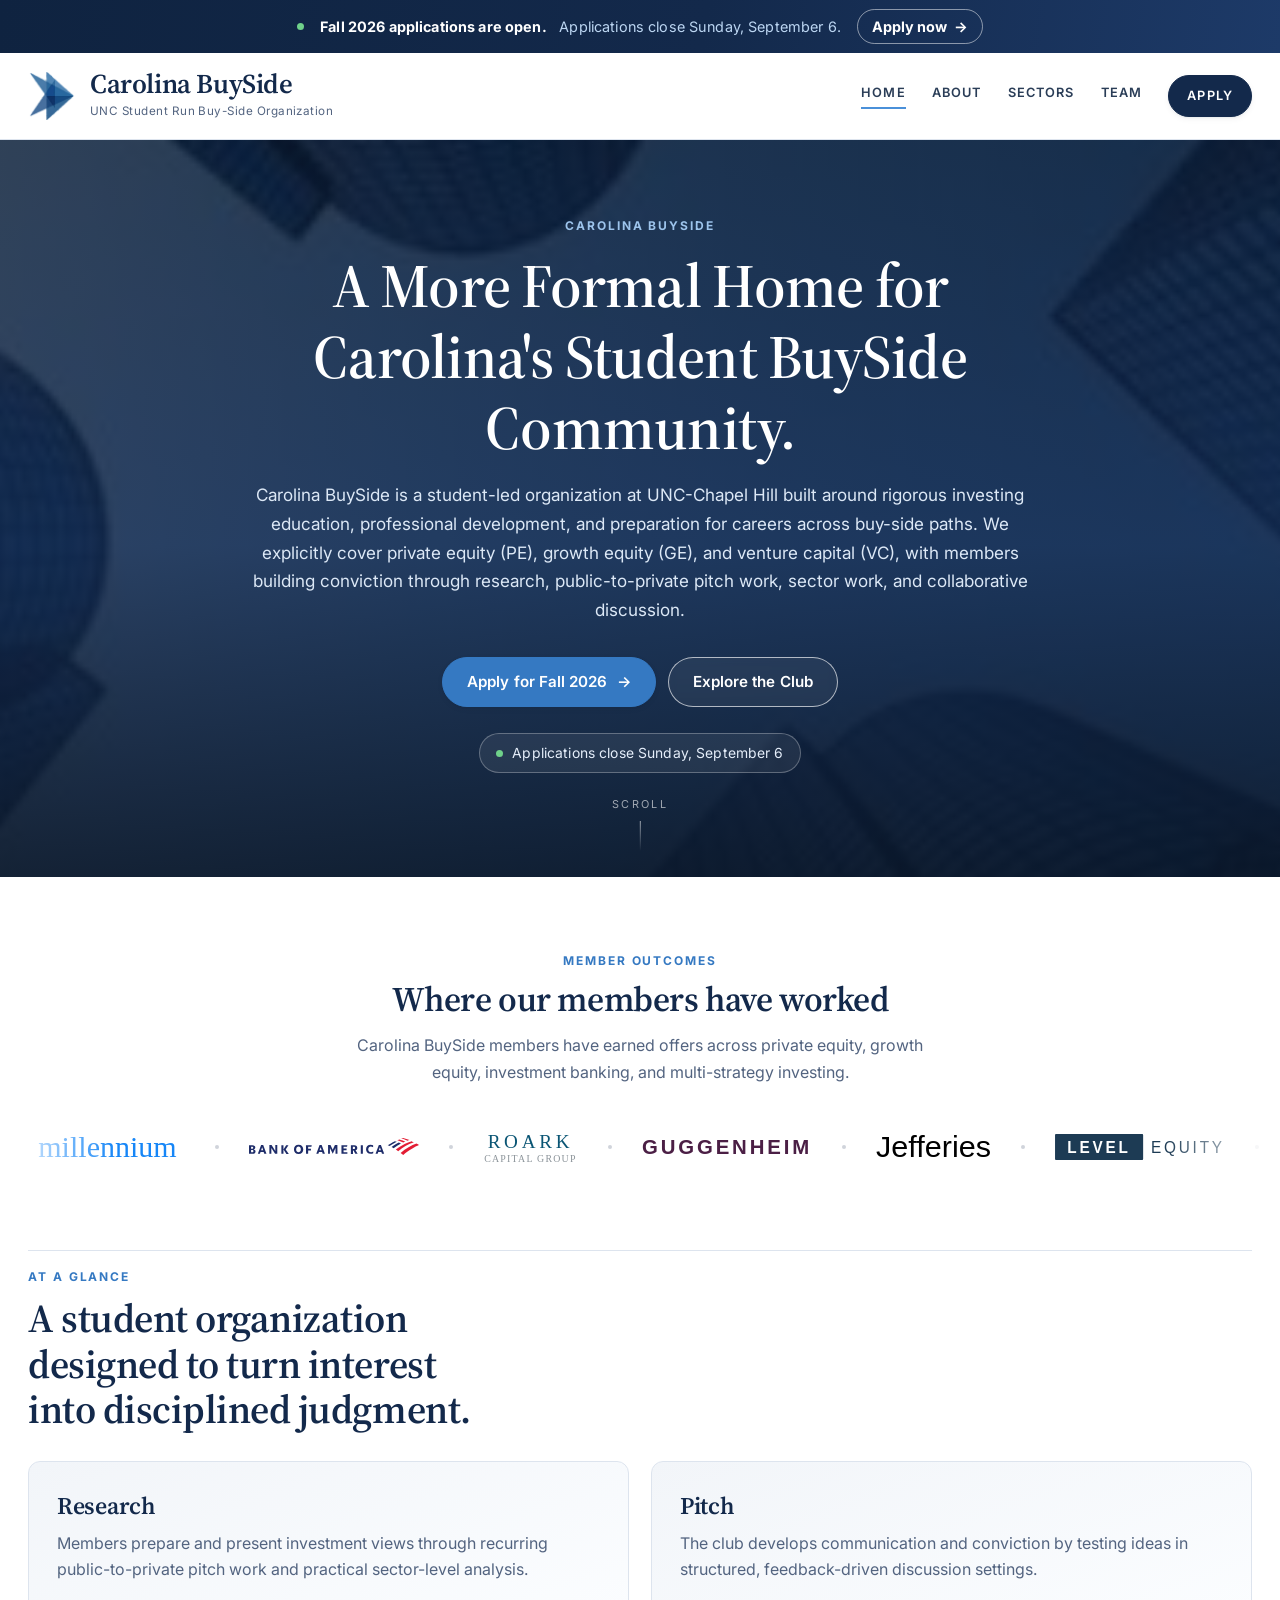
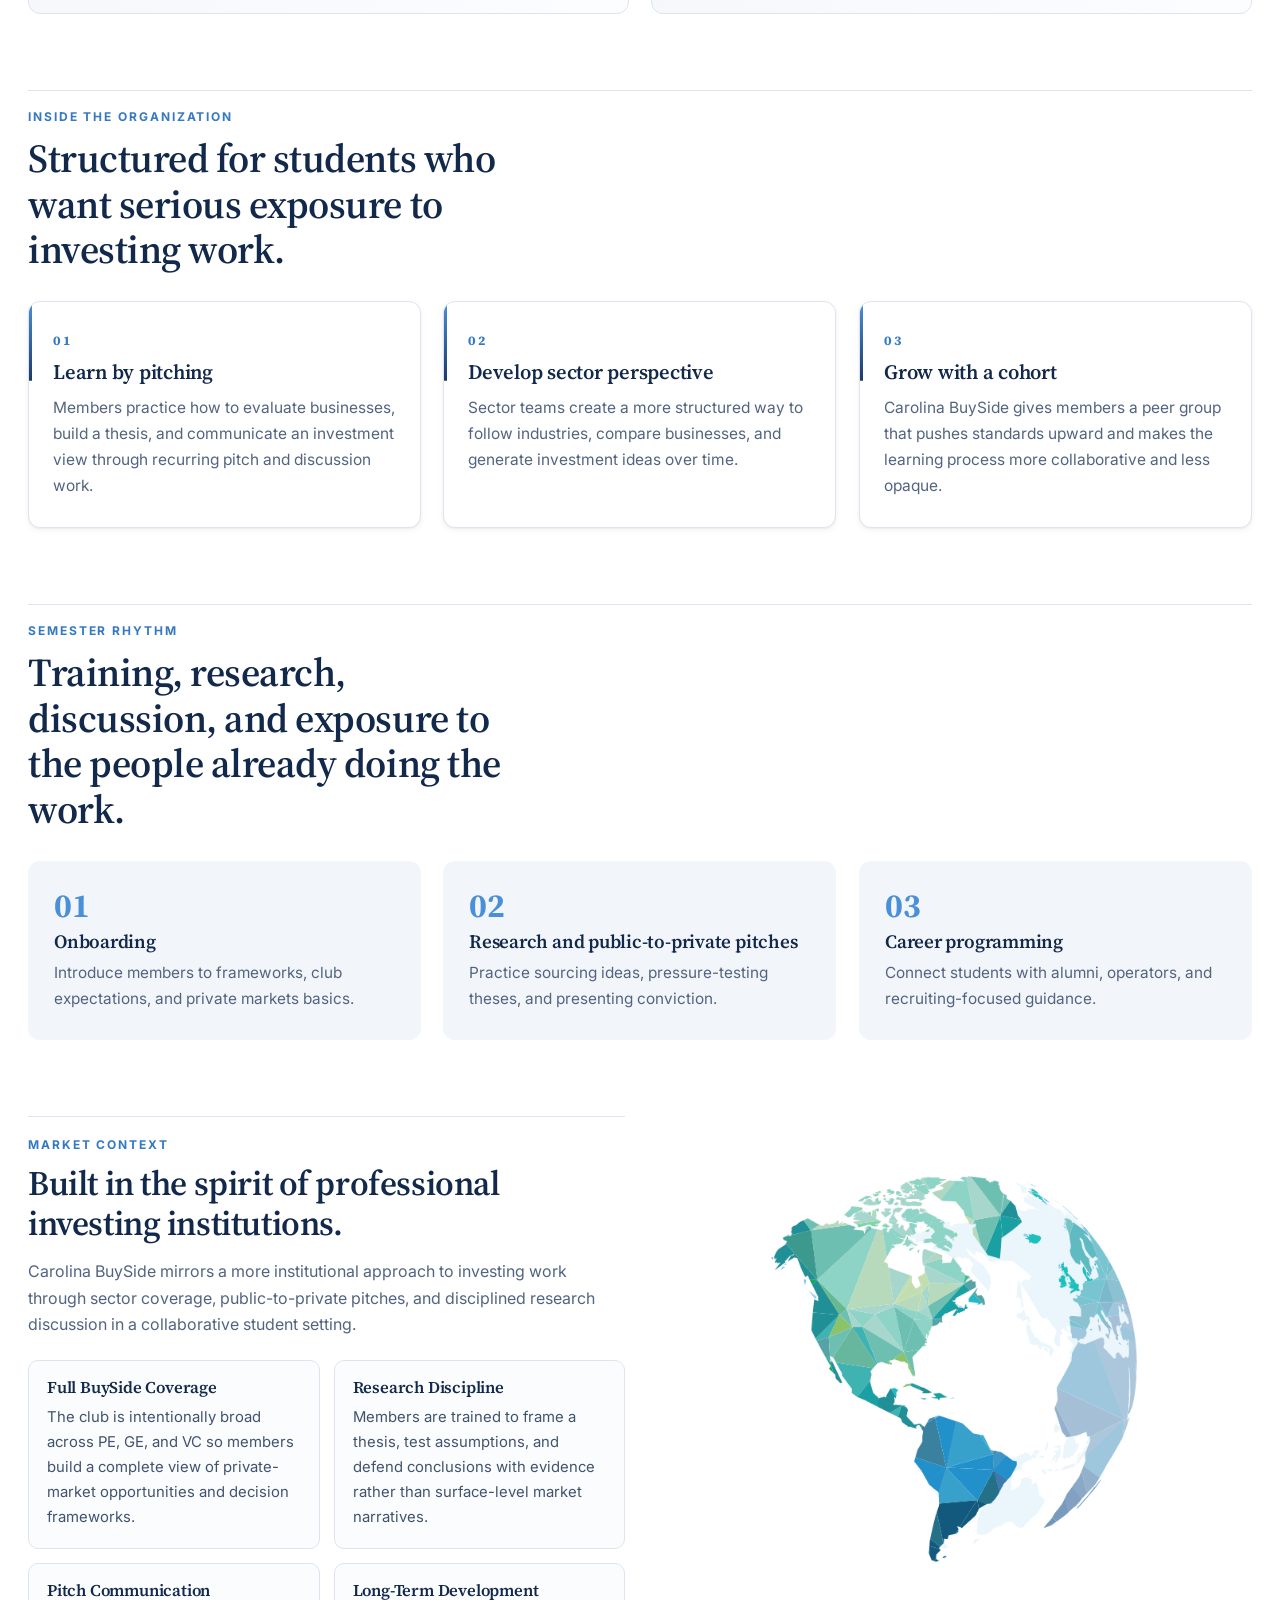
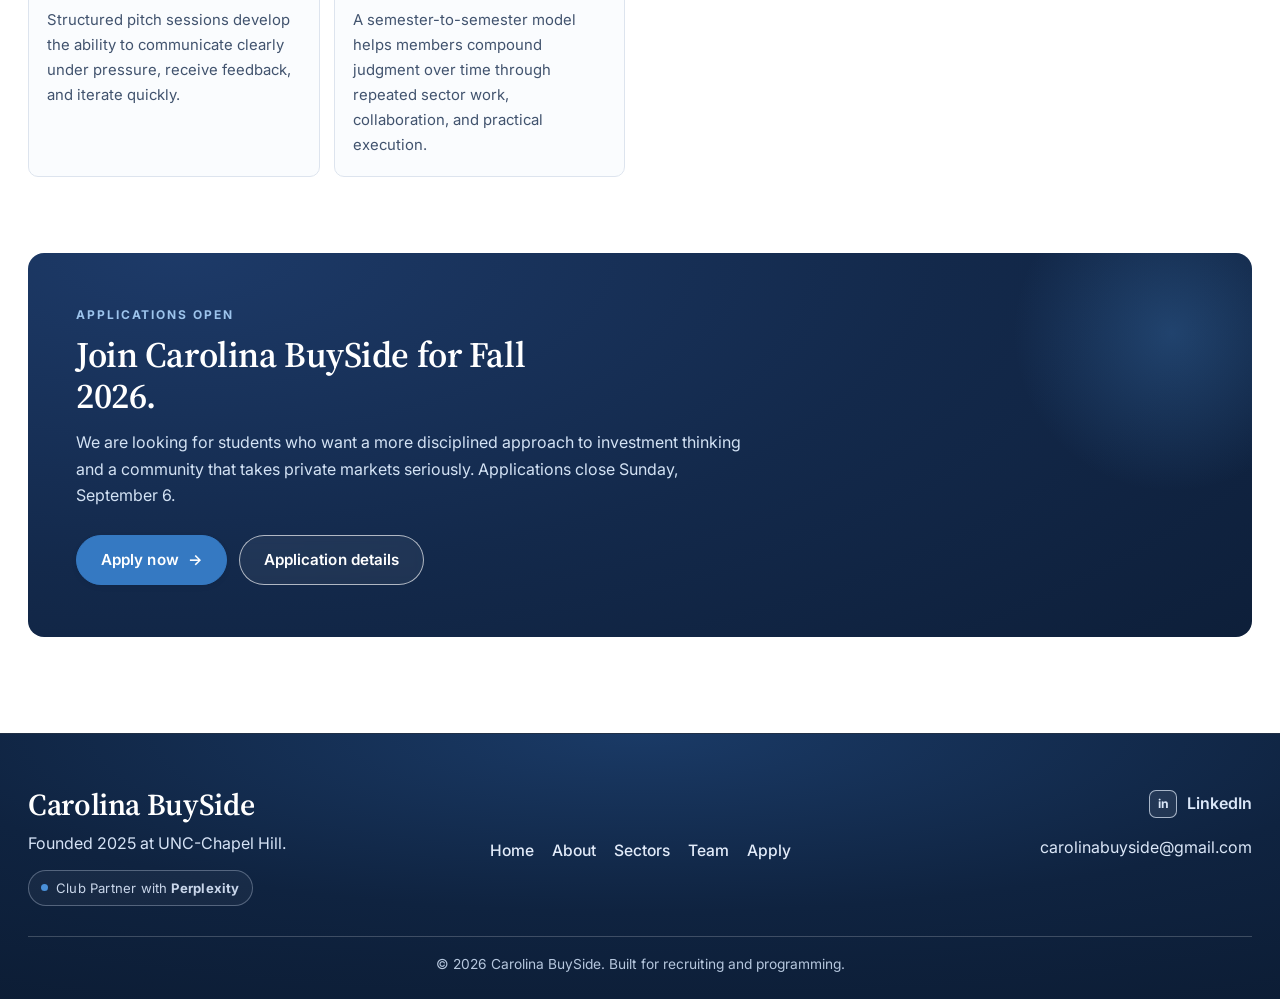
<file: index.html>
<!DOCTYPE html>
<html lang="en">
  <head>
    <meta charset="UTF-8" />
    <meta name="viewport" content="width=device-width, initial-scale=1.0" />
    <title>Carolina BuySide | Home</title>
    <meta
      name="description"
      content="Carolina BuySide is a student-run organization at UNC-Chapel Hill focused on private markets, buy-side investing, sector research, and career preparation. Fall 2026 applications close September 6."
    />

    <!-- Open Graph / link previews (LinkedIn, iMessage, Slack) -->
    <meta property="og:title" content="Carolina BuySide | UNC Student Run Buy-Side Organization" />
    <meta
      property="og:description"
      content="Applications for Fall 2026 are open and close Sunday, September 6."
    />
    <meta property="og:type" content="website" />
    <meta property="og:url" content="https://carolinabuyside.github.io/carolina-buyside-website/" />
    <meta
      property="og:image"
      content="https://carolinabuyside.github.io/carolina-buyside-website/assets/carolina-buyside-logo-final.png"
    />
    <meta name="twitter:card" content="summary_large_image" />

    <link rel="icon" href="assets/carolina-buyside-mark.png" />
    <link rel="preconnect" href="https://fonts.googleapis.com" />
    <link rel="preconnect" href="https://fonts.gstatic.com" crossorigin />
    <link
      href="https://fonts.googleapis.com/css2?family=Inter:wght@400;500;600;700&family=Source+Serif+4:opsz,wght@8..60,400;8..60,600;8..60,700&display=swap"
      rel="stylesheet"
    />
    <link rel="stylesheet" href="assets/site.css?v=20260827m" />

    <style>
      /* ---------------------------------------------------- home hero -- */
      .hero {
        position: relative;
        min-height: 640px;
        display: grid;
        place-items: center;
        text-align: center;
        overflow: hidden;
      }

      .hero img {
        position: absolute;
        inset: 0;
        width: 100%;
        height: 100%;
        object-fit: cover;
        transform: scale(1.04);
      }

      .hero::after {
        content: "";
        position: absolute;
        inset: 0;
        background:
          linear-gradient(180deg, rgba(10, 23, 41, 0.78) 0%, rgba(19, 41, 75, 0.86) 55%, rgba(10, 23, 41, 0.94) 100%);
      }

      .hero-content {
        position: relative;
        z-index: 1;
        max-width: 900px;
        /* Extra bottom padding keeps the deadline pill clear of the scroll hint */
        padding: 76px 20px 104px;
        color: var(--white);
      }

      .hero .eyebrow {
        color: #9dc4ec;
      }

      .hero h1 {
        color: var(--white);
        font-size: clamp(2.2rem, 4.8vw, 4rem);
        margin: 16px 0 18px;
        max-width: none;
      }

      .hero p {
        color: #dce8f6;
        font-size: 1.07rem;
        max-width: 72ch;
        margin: 0 auto;
      }

      .hero .btn-row {
        justify-content: center;
        margin-top: 32px;
      }

      .hero-deadline {
        display: inline-flex;
        align-items: center;
        gap: 9px;
        margin-top: 26px;
        padding: 8px 16px;
        border: 1px solid rgba(255, 255, 255, 0.28);
        border-radius: 999px;
        background: rgba(255, 255, 255, 0.07);
        font-size: 0.87rem;
        color: #e5eefa;
        letter-spacing: 0.01em;
      }

      .hero-deadline::before {
        content: "";
        width: 7px;
        height: 7px;
        border-radius: 50%;
        background: #6fd18a;
        flex: none;
      }

      .scroll-hint {
        position: absolute;
        left: 50%;
        bottom: 26px;
        transform: translateX(-50%);
        z-index: 1;
        font-size: 0.68rem;
        letter-spacing: 0.22em;
        text-transform: uppercase;
        color: rgba(255, 255, 255, 0.6);
        display: flex;
        flex-direction: column;
        align-items: center;
        gap: 8px;
      }

      .scroll-hint::after {
        content: "";
        width: 1px;
        height: 30px;
        background: linear-gradient(rgba(255, 255, 255, 0.6), rgba(255, 255, 255, 0));
        animation: hint 2.2s ease-in-out infinite;
      }

      @keyframes hint {
        0%, 100% { opacity: 0.3; transform: scaleY(0.7); transform-origin: top; }
        50% { opacity: 1; transform: scaleY(1); transform-origin: top; }
      }

      /* ------------------------------------------------------- at a glance -- */
      .glance-grid {
        display: grid;
        grid-template-columns: repeat(2, 1fr);
        gap: 22px;
      }

      .glance-card {
        border: 1px solid var(--line);
        border-radius: 12px;
        background: linear-gradient(160deg, var(--slate) 0%, #fbfdff 100%);
        padding: 30px 28px;
        transition: transform 0.28s var(--ease), box-shadow 0.28s var(--ease);
      }

      .glance-card:hover {
        transform: translateY(-4px);
        box-shadow: var(--shadow-md);
      }

      .glance-card h3 {
        font-size: 1.5rem;
        margin-bottom: 10px;
      }

      .glance-card p {
        color: var(--muted);
      }

      /* --------------------------------------------- inside the organization -- */
      .inside-card {
        position: relative;
        background: var(--white);
        border: 1px solid var(--line);
        border-radius: 12px;
        box-shadow: var(--shadow-sm);
        padding: 28px 24px;
        overflow: hidden;
        transition: transform 0.28s var(--ease), box-shadow 0.28s var(--ease);
      }

      .inside-card::before {
        content: "";
        position: absolute;
        left: 0;
        top: 0;
        bottom: 0;
        width: 3px;
        background: linear-gradient(var(--accent), var(--navy-600));
        transform: scaleY(0.35);
        transform-origin: top;
        transition: transform 0.35s var(--ease);
      }

      .inside-card:hover {
        transform: translateY(-4px);
        box-shadow: var(--shadow-md);
      }

      .inside-card:hover::before {
        transform: scaleY(1);
      }

      .inside-card .num {
        font-family: var(--font-serif);
        font-size: 0.82rem;
        letter-spacing: 0.16em;
        font-weight: 700;
        color: var(--accent-600);
        margin-bottom: 10px;
      }

      .inside-card h3 {
        font-size: 1.28rem;
        margin-bottom: 10px;
      }

      .inside-card p {
        color: var(--muted);
        font-size: 0.97rem;
      }

      /* ---------------------------------------------------- semester rhythm -- */
      .rhythm-grid {
        display: grid;
        grid-template-columns: repeat(3, 1fr);
        gap: 22px;
      }

      .rhythm-card {
        position: relative;
        background: var(--slate);
        border-radius: 12px;
        padding: 28px 26px;
        transition: background 0.28s var(--ease), transform 0.28s var(--ease);
      }

      .rhythm-card:hover {
        background: var(--accent-soft);
        transform: translateY(-3px);
      }

      .rhythm-card .num {
        font-family: var(--font-serif);
        font-size: 2.1rem;
        font-weight: 700;
        color: var(--accent);
        margin-bottom: 8px;
        line-height: 1;
      }

      .rhythm-card h3 {
        font-size: 1.18rem;
        margin-bottom: 8px;
      }

      .rhythm-card p {
        color: var(--muted);
        font-size: 0.96rem;
      }

      /* ------------------------------------------------------ market context -- */
      .feature-copy {
        border-top: 1px solid var(--line);
        padding-top: 18px;
      }

      .feature-copy h2 {
        font-size: clamp(1.7rem, 2.7vw, 2.5rem);
        margin-top: 10px;
        margin-bottom: 14px;
      }

      .feature-copy > p {
        color: var(--muted);
      }

      .market-points {
        margin-top: 22px;
        display: grid;
        grid-template-columns: repeat(2, minmax(0, 1fr));
        gap: 14px;
      }

      .market-point {
        border: 1px solid var(--line);
        border-radius: 10px;
        background: #fafcfe;
        padding: 18px 18px;
        transition: border-color 0.25s var(--ease), background 0.25s var(--ease);
      }

      .market-point:hover {
        border-color: var(--accent);
        background: var(--white);
      }

      .market-point h3 {
        font-size: 1.03rem;
        margin-bottom: 7px;
      }

      .market-point p {
        color: #41536e;
        font-size: 0.93rem;
      }

      .feature-media {
        display: flex;
        justify-content: center;
        padding-top: 40px;
      }

      .feature-media img {
        width: min(100%, 430px);
        border-radius: 12px;
      }

      @media (max-width: 768px) {
        .hero { min-height: 560px; }
        .hero-content { padding: 56px 12px; }
        .scroll-hint { display: none; }
        .glance-grid,
        .rhythm-grid,
        .market-points {
          grid-template-columns: 1fr;
        }
        .cta-band { padding: 36px 26px; }
        .feature-media { padding-top: 20px; }
      }
    </style>
  </head>
  <body>
    <!-- Recruiting announcement: remove this <div> once applications close -->
    <div class="announce">
      <div class="container announce-inner">
        <span class="announce-dot" aria-hidden="true"></span>
        <span class="announce-text">
          <strong>Fall 2026 applications are open.</strong>
          <span class="announce-sep" aria-hidden="true">&nbsp;</span>
          <span class="announce-deadline">Applications close Sunday, September 6.</span>
        </span>
        <a
          class="announce-link"
          href="https://lnkd.in/e6Gw8-Ka"
          target="_blank"
          rel="noreferrer"
        >
          Apply now <span class="arr" aria-hidden="true">&rarr;</span>
        </a>
      </div>
    </div>

    <header class="site-header">
      <div class="container header-inner">
        <a class="brand" href="index.html" aria-label="Carolina BuySide home">
          <img src="assets/carolina-buyside-mark.png" alt="" aria-hidden="true" />
          <div>
            <div class="brand-title">Carolina BuySide</div>
            <div class="brand-subtitle">UNC Student Run Buy-Side Organization</div>
          </div>
        </a>
        <button class="nav-toggle" type="button" aria-expanded="false" aria-label="Toggle navigation">
          <span></span>
        </button>
        <nav class="site-nav" aria-label="Primary">
          <a class="active" href="index.html">Home</a>
          <a href="about.html">About</a>
          <a href="sectors.html">Sectors</a>
          <a href="team.html">Team</a>
          <a class="join-cta" href="join.html">Apply</a>
        </nav>
      </div>
    </header>

    <main>
      <section class="hero">
        <img src="assets/photos/home-hero-cover.jpeg" alt="" aria-hidden="true" />
        <div class="hero-content container">
          <div class="eyebrow">Carolina BuySide</div>
          <h1>A More Formal Home for Carolina's Student BuySide Community.</h1>
          <p>
            Carolina BuySide is a student-led organization at UNC-Chapel Hill built around rigorous
            investing education, professional development, and preparation for careers across
            buy-side paths. We explicitly cover private equity (PE), growth equity (GE), and venture
            capital (VC), with members building conviction through research, public-to-private pitch
            work, sector work, and collaborative discussion.
          </p>
          <div class="btn-row">
            <a
              class="btn btn-accent"
              href="https://lnkd.in/e6Gw8-Ka"
              target="_blank"
              rel="noreferrer"
            >
              Apply for Fall 2026 <span class="arr" aria-hidden="true">&rarr;</span>
            </a>
            <a class="btn btn-outline-light" href="about.html">Explore the Club</a>
          </div>
          <div class="hero-deadline">Applications close Sunday, September 6</div>
        </div>
        <div class="scroll-hint" aria-hidden="true">Scroll</div>
      </section>

      <!-- ===================== Placements marquee ===================== -->
      <section class="placements">
        <div class="container placements-head" data-reveal>
          <div class="eyebrow">Member Outcomes</div>
          <h2>Where our members have worked</h2>
          <p>
            Carolina BuySide members have earned offers across private equity, growth equity,
            investment banking, and multi-strategy investing.
          </p>
        </div>

        <!--
          Wordmarks by default. Drop logo files into assets/firm-logos/ and flip
          data-logos to "on" to swap in real logos - see that folder's README.
          The second copy of this list is generated by assets/site.js.
        -->
        <div class="marquee" data-logos="on">
          <div class="marquee-track">
            <span class="firm" data-name="Millennium" data-logo="millennium.svg">
              <span class="firm-word">Millennium</span>
            </span>
            <span class="firm-sep" aria-hidden="true"></span>
            <span class="firm" data-name="Bank of America" data-logo="bank-of-america.svg">
              <span class="firm-word">Bank of America</span>
            </span>
            <span class="firm-sep" aria-hidden="true"></span>
            <span class="firm" data-name="Roark Capital" data-logo="roark-capital.svg">
              <span class="firm-word">Roark Capital</span>
            </span>
            <span class="firm-sep" aria-hidden="true"></span>
            <span class="firm" data-name="Guggenheim" data-logo="guggenheim.svg">
              <span class="firm-word">Guggenheim</span>
            </span>
            <span class="firm-sep" aria-hidden="true"></span>
            <span class="firm" data-name="Jefferies" data-logo="jefferies.svg">
              <span class="firm-word">Jefferies</span>
            </span>
            <span class="firm-sep" aria-hidden="true"></span>
            <span class="firm" data-name="Level Equity" data-logo="level-equity.svg">
              <span class="firm-word">Level Equity</span>
            </span>
            <span class="firm-sep" aria-hidden="true"></span>
            <span class="firm" data-name="J.P. Morgan" data-logo="jp-morgan.svg">
              <span class="firm-word">J.P. Morgan</span>
            </span>
            <span class="firm-sep" aria-hidden="true"></span>
            <span class="firm" data-name="Houlihan Lokey" data-logo="houlihan-lokey.svg">
              <span class="firm-word">Houlihan Lokey</span>
            </span>
            <span class="firm-sep" aria-hidden="true"></span>
            <span class="firm" data-name="Deutsche Bank" data-logo="deutsche-bank.svg">
              <span class="firm-word">Deutsche Bank</span>
            </span>
            <span class="firm-sep" aria-hidden="true"></span>
          </div>
        </div>
      </section>

      <section class="section">
        <div class="container">
          <div class="section-head" data-reveal>
            <div class="eyebrow">At A Glance</div>
            <h2>A student organization designed to turn interest into disciplined judgment.</h2>
          </div>
          <div class="glance-grid">
            <article class="glance-card" data-reveal>
              <h3>Research</h3>
              <p>
                Members prepare and present investment views through recurring public-to-private
                pitch work and practical sector-level analysis.
              </p>
            </article>
            <article class="glance-card" data-reveal data-reveal-delay="90">
              <h3>Pitch</h3>
              <p>
                The club develops communication and conviction by testing ideas in structured,
                feedback-driven discussion settings.
              </p>
            </article>
          </div>
        </div>
      </section>

      <section class="section">
        <div class="container">
          <div class="section-head" data-reveal>
            <div class="eyebrow">Inside The Organization</div>
            <h2>Structured for students who want serious exposure to investing work.</h2>
          </div>
          <div class="cards-3">
            <article class="inside-card" data-reveal>
              <div class="num">01</div>
              <h3>Learn by pitching</h3>
              <p>
                Members practice how to evaluate businesses, build a thesis, and communicate an
                investment view through recurring pitch and discussion work.
              </p>
            </article>
            <article class="inside-card" data-reveal data-reveal-delay="90">
              <div class="num">02</div>
              <h3>Develop sector perspective</h3>
              <p>
                Sector teams create a more structured way to follow industries, compare businesses,
                and generate investment ideas over time.
              </p>
            </article>
            <article class="inside-card" data-reveal data-reveal-delay="180">
              <div class="num">03</div>
              <h3>Grow with a cohort</h3>
              <p>
                Carolina BuySide gives members a peer group that pushes standards upward and makes
                the learning process more collaborative and less opaque.
              </p>
            </article>
          </div>
        </div>
      </section>

      <section class="section">
        <div class="container">
          <div class="section-head" data-reveal>
            <div class="eyebrow">Semester Rhythm</div>
            <h2>
              Training, research, discussion, and exposure to the people already doing the work.
            </h2>
          </div>
          <div class="rhythm-grid">
            <article class="rhythm-card" data-reveal>
              <div class="num">01</div>
              <h3>Onboarding</h3>
              <p>Introduce members to frameworks, club expectations, and private markets basics.</p>
            </article>
            <article class="rhythm-card" data-reveal data-reveal-delay="90">
              <div class="num">02</div>
              <h3>Research and public-to-private pitches</h3>
              <p>Practice sourcing ideas, pressure-testing theses, and presenting conviction.</p>
            </article>
            <article class="rhythm-card" data-reveal data-reveal-delay="180">
              <div class="num">03</div>
              <h3>Career programming</h3>
              <p>Connect students with alumni, operators, and recruiting-focused guidance.</p>
            </article>
          </div>
        </div>
      </section>

      <section class="section">
        <div class="container two-col">
          <div class="feature-copy" data-reveal>
            <div class="eyebrow">Market Context</div>
            <h2>Built in the spirit of professional investing institutions.</h2>
            <p>
              Carolina BuySide mirrors a more institutional approach to investing work through sector
              coverage, public-to-private pitches, and disciplined research discussion in a
              collaborative student setting.
            </p>
            <div class="market-points">
              <article class="market-point">
                <h3>Full BuySide Coverage</h3>
                <p>
                  The club is intentionally broad across PE, GE, and VC so members build a complete
                  view of private-market opportunities and decision frameworks.
                </p>
              </article>
              <article class="market-point">
                <h3>Research Discipline</h3>
                <p>
                  Members are trained to frame a thesis, test assumptions, and defend conclusions
                  with evidence rather than surface-level market narratives.
                </p>
              </article>
              <article class="market-point">
                <h3>Pitch Communication</h3>
                <p>
                  Structured pitch sessions develop the ability to communicate clearly under
                  pressure, receive feedback, and iterate quickly.
                </p>
              </article>
              <article class="market-point">
                <h3>Long-Term Development</h3>
                <p>
                  A semester-to-semester model helps members compound judgment over time through
                  repeated sector work, collaboration, and practical execution.
                </p>
              </article>
            </div>
          </div>
          <div class="feature-media" data-reveal data-reveal-delay="120">
            <img src="assets/photos/home-market-globe.webp" alt="Global private markets context" />
          </div>
        </div>
      </section>

      <section class="section">
        <div class="container">
          <div class="cta-band" data-reveal>
            <div class="eyebrow">Applications Open</div>
            <h2>Join Carolina BuySide for Fall 2026.</h2>
            <p>
              We are looking for students who want a more disciplined approach to investment
              thinking and a community that takes private markets seriously. Applications close
              Sunday, September 6.
            </p>
            <div class="btn-row">
              <a
                class="btn btn-accent"
                href="https://lnkd.in/e6Gw8-Ka"
                target="_blank"
                rel="noreferrer"
              >
                Apply now <span class="arr" aria-hidden="true">&rarr;</span>
              </a>
              <a class="btn btn-outline-light" href="join.html">Application details</a>
            </div>
          </div>
        </div>
      </section>
    </main>

    <footer class="site-footer">
      <div class="container footer-top">
        <div class="footer-brand">
          <h3>Carolina BuySide</h3>
          <p class="footer-tag">Founded 2025 at UNC-Chapel Hill.</p>
          <p class="footer-subtag">
            Club Partner with
            <a href="https://www.perplexity.ai/" target="_blank" rel="noreferrer">
              <strong>&nbsp;Perplexity</strong>
            </a>
          </p>
        </div>
        <div class="footer-links footer-nav">
          <a href="index.html">Home</a>
          <a href="about.html">About</a>
          <a href="sectors.html">Sectors</a>
          <a href="team.html">Team</a>
          <a href="join.html">Apply</a>
        </div>
        <div class="footer-links footer-contact">
          <a
            class="linkedin-link"
            href="https://www.linkedin.com/company/carolinabuyside/"
            target="_blank"
            rel="noreferrer"
          >
            <span class="linkedin-icon">in</span>
            LinkedIn
          </a>
          <a href="mailto:carolinabuyside@gmail.com">carolinabuyside@gmail.com</a>
        </div>
      </div>
      <div class="container footer-bottom">
        <div>&copy; 2026 Carolina BuySide. Built for recruiting and programming.</div>
      </div>
    </footer>

    <script src="assets/site.js?v=20260827m"></script>
  </body>
</html>
</file>
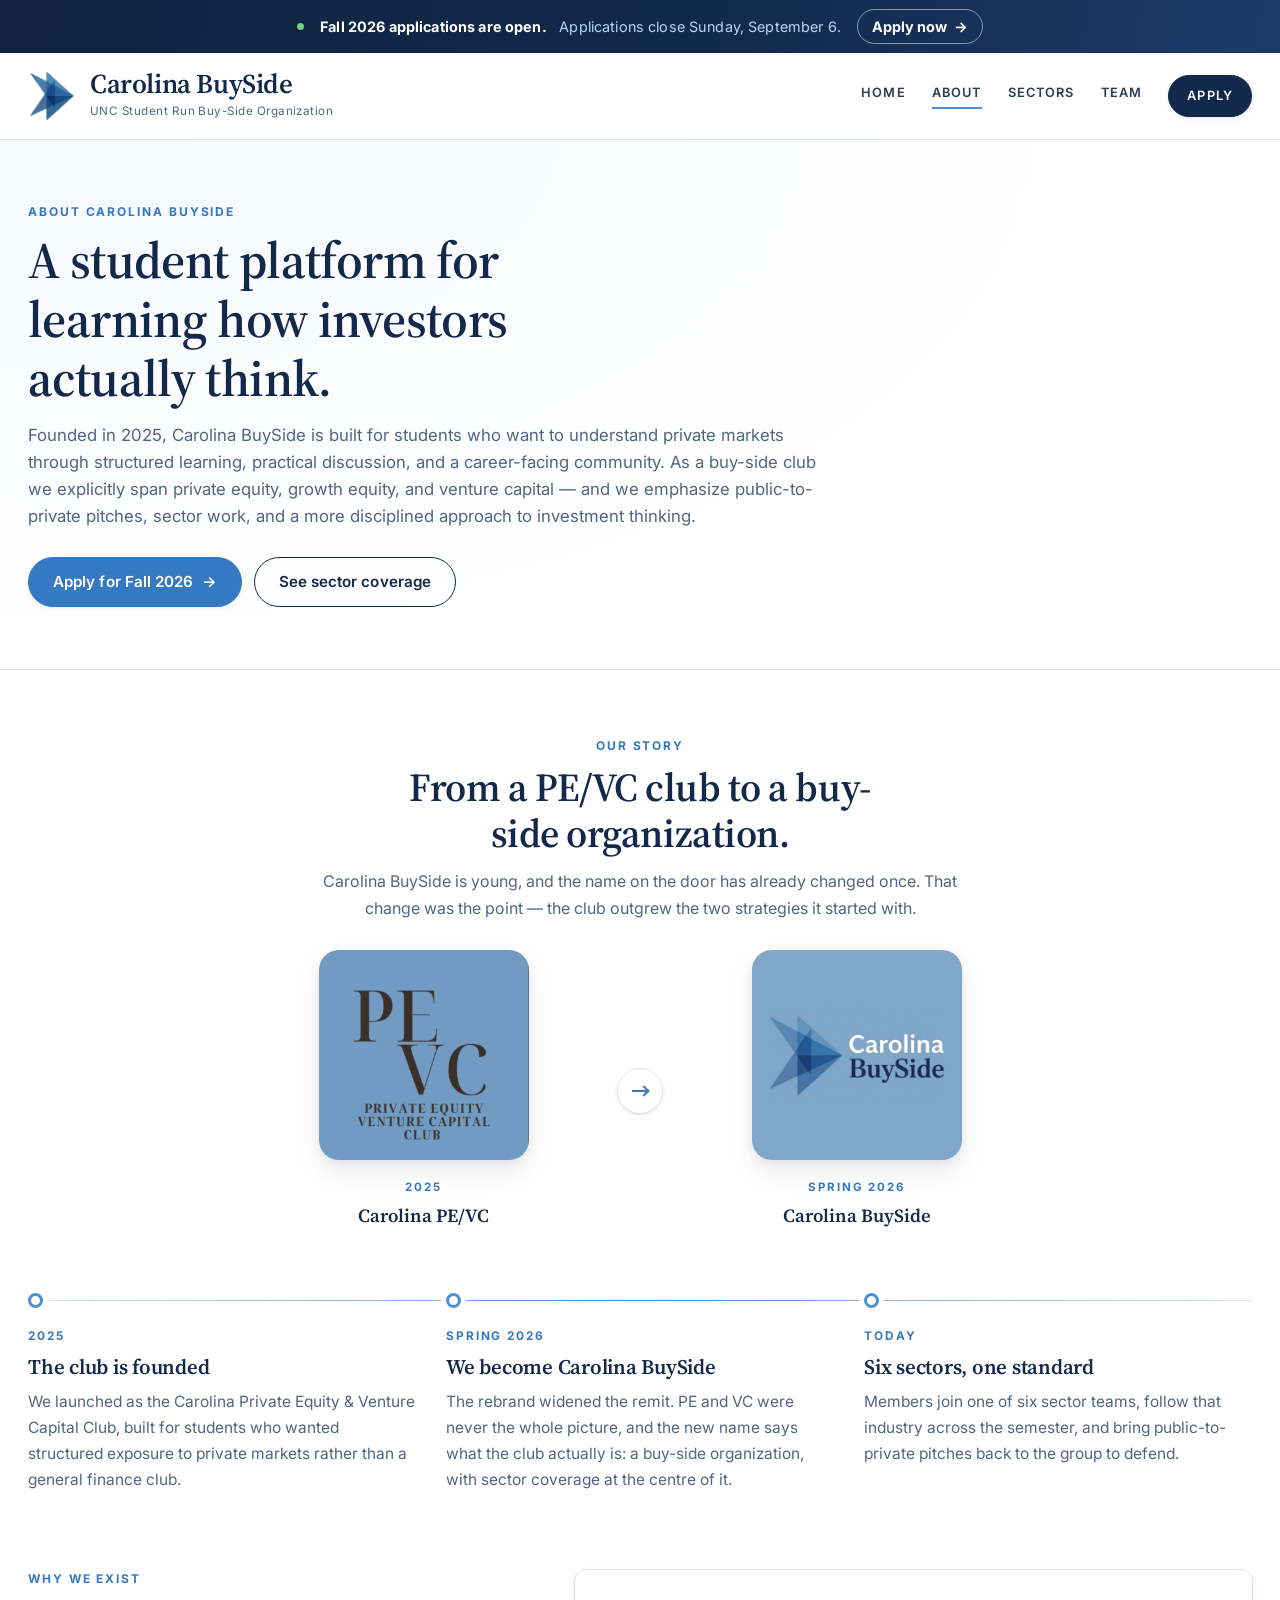
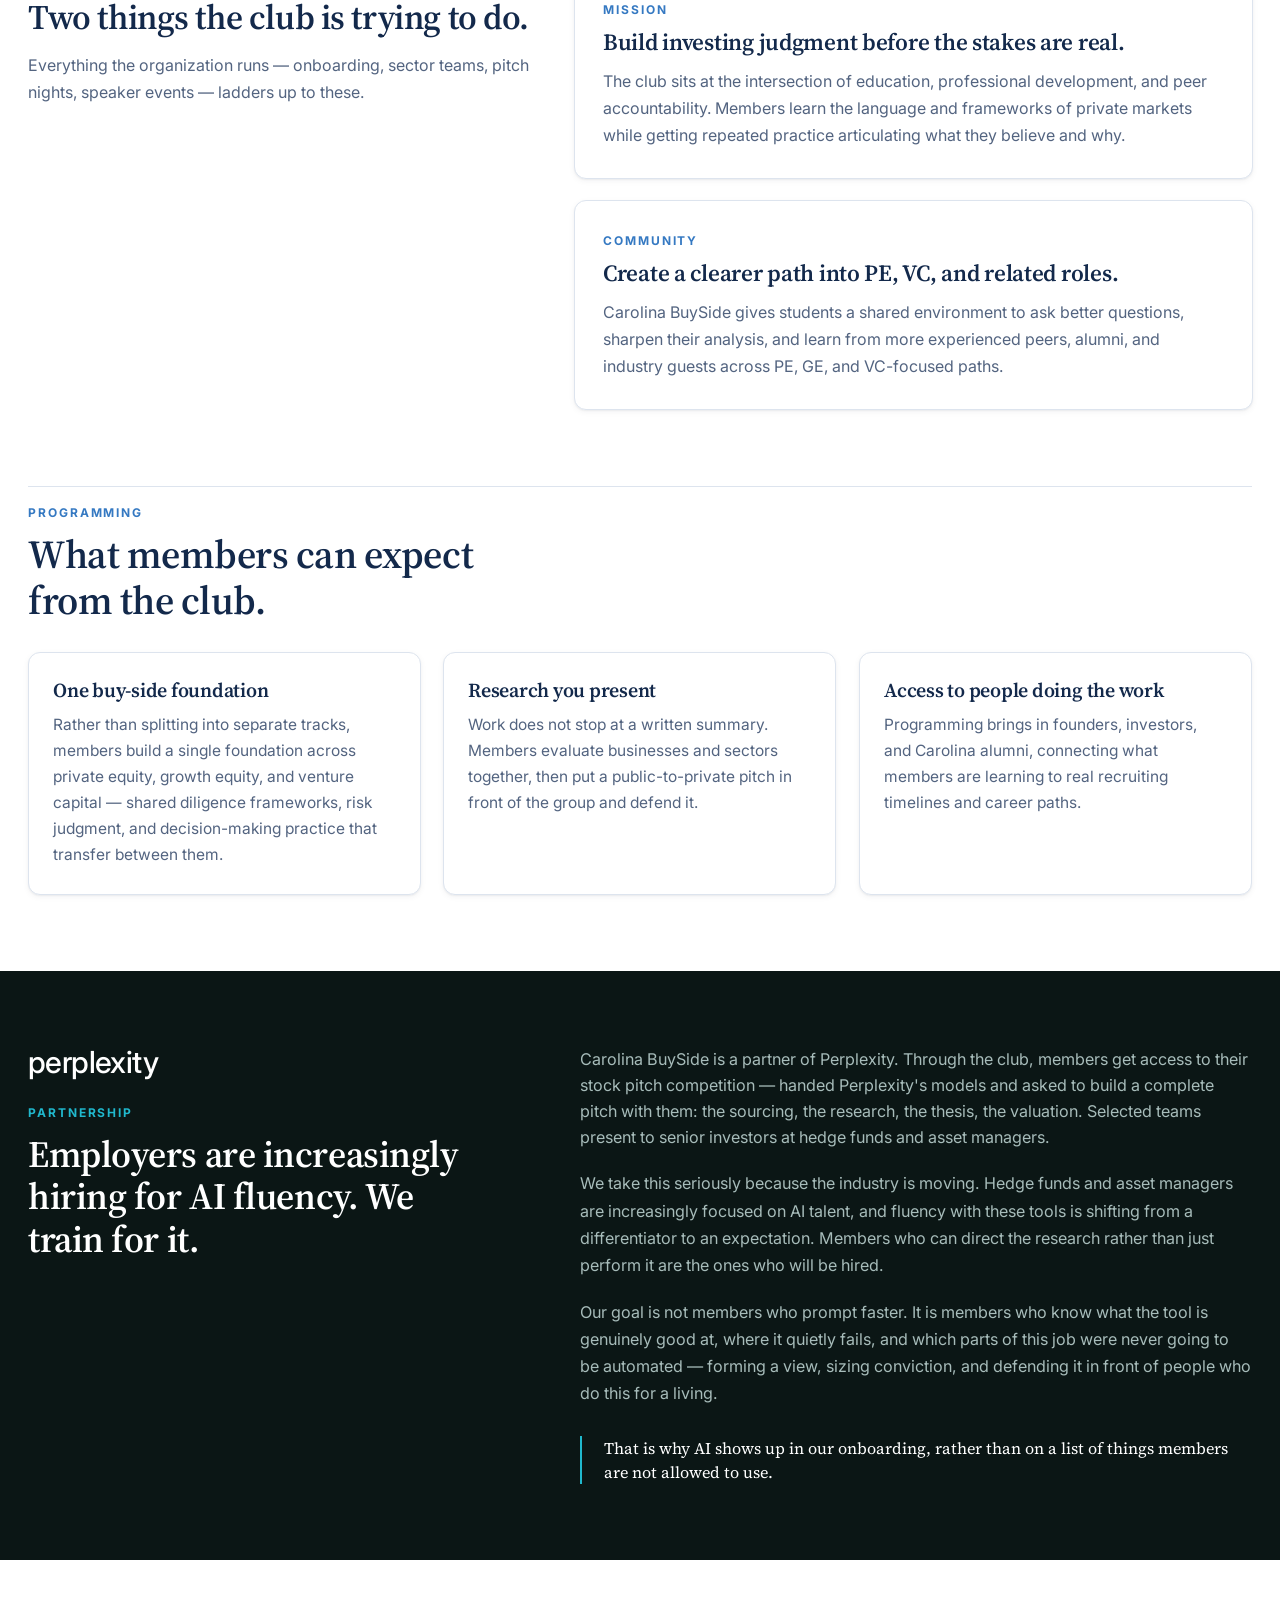
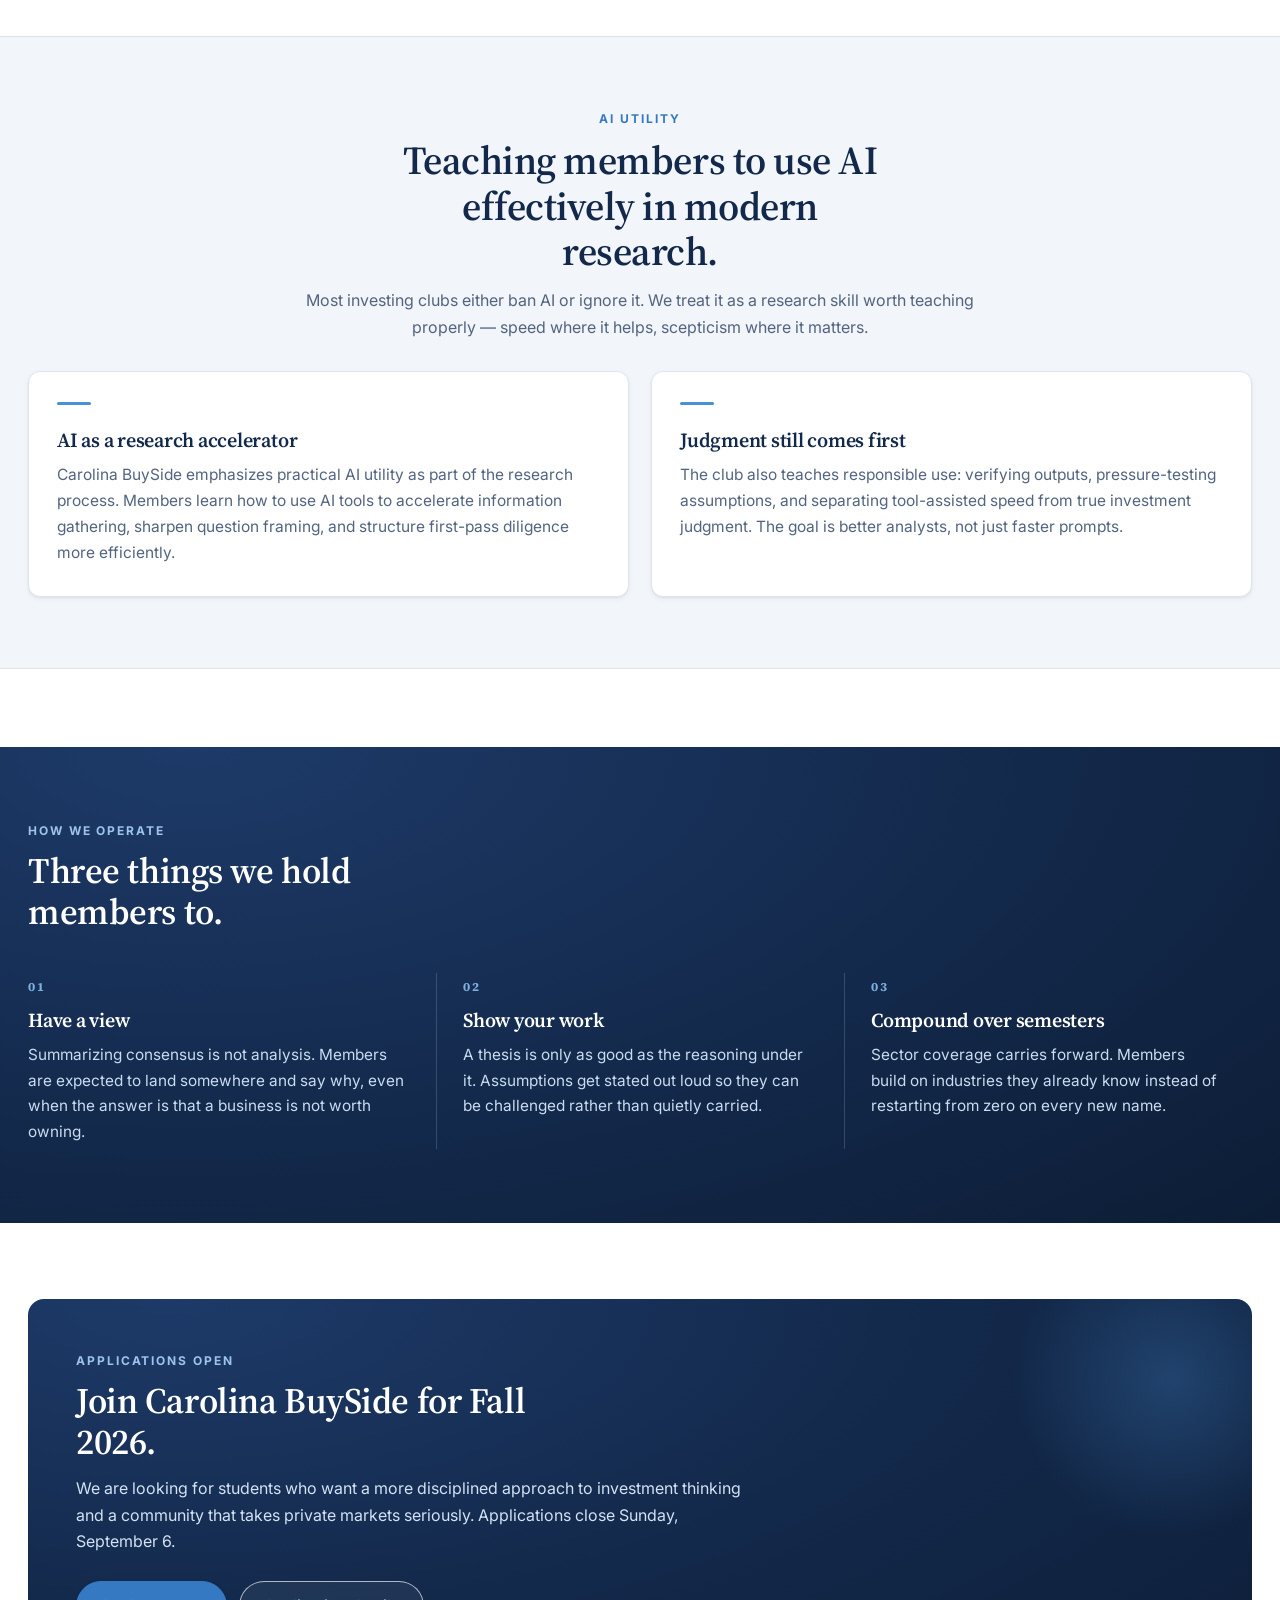
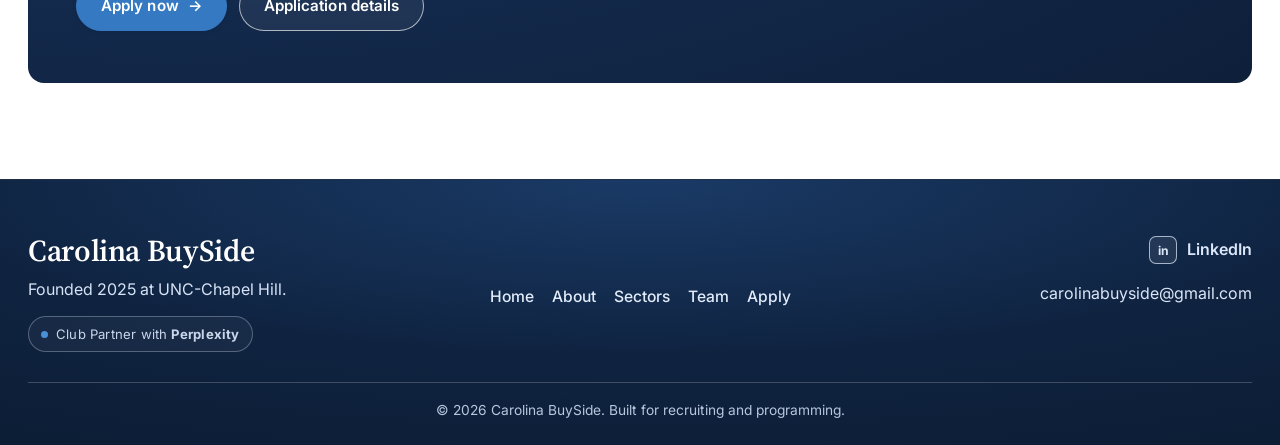
<file: about.html>
<!DOCTYPE html>
<html lang="en">
  <head>
    <meta charset="UTF-8" />
    <meta name="viewport" content="width=device-width, initial-scale=1.0" />
    <title>Carolina BuySide | About</title>
    <meta
      name="description"
      content="Carolina BuySide is a student-run buy-side organization at UNC-Chapel Hill spanning private equity, growth equity, and venture capital. Learn how the club works."
    />

    <meta property="og:title" content="About Carolina BuySide" />
    <meta
      property="og:description"
      content="A student platform for learning how investors actually think."
    />
    <meta property="og:type" content="website" />
    <meta
      property="og:url"
      content="https://carolinabuyside.github.io/carolina-buyside-website/about.html"
    />
    <meta
      property="og:image"
      content="https://carolinabuyside.github.io/carolina-buyside-website/assets/carolina-buyside-logo-final.png"
    />

    <link rel="icon" href="assets/carolina-buyside-mark.png" />
    <link rel="preconnect" href="https://fonts.googleapis.com" />
    <link rel="preconnect" href="https://fonts.gstatic.com" crossorigin />
    <link
      href="https://fonts.googleapis.com/css2?family=Inter:wght@400;500;600;700&family=Source+Serif+4:opsz,wght@8..60,400;8..60,600;8..60,700&display=swap"
      rel="stylesheet"
    />
    <link rel="stylesheet" href="assets/site.css?v=20260827m" />

    <style>
      /* ---------------------------------------------------------- story -- */
      .story {
        padding: 66px 0 0;
      }

      /* Before / after the rebrand, shown rather than described */
      .rebrand {
        display: grid;
        grid-template-columns: 1fr auto 1fr;
        align-items: center;
        gap: 30px;
        max-width: 760px;
        margin: 6px auto 0;
      }

      .rebrand-side {
        margin: 0;
        text-align: center;
      }

      .rebrand-tile {
        display: grid;
        place-items: center;
        aspect-ratio: 1;
        width: min(100%, 210px);
        margin: 0 auto;
        border-radius: 20px;
        overflow: hidden;
        transition: transform 0.4s var(--ease), box-shadow 0.4s var(--ease);
      }

      /* Both logos ship on the same brand plate, so the tiles are identical -
         no background or padding of their own, just a rounded crop. */
      .rebrand-tile img {
        width: 100%;
        height: 100%;
        object-fit: cover;
        display: block;
      }

      .rebrand-tile--old,
      .rebrand-tile--new {
        box-shadow: var(--shadow-md);
      }

      .rebrand-side:hover .rebrand-tile {
        transform: translateY(-5px);
        box-shadow: var(--shadow-lg);
      }

      .rebrand-side figcaption {
        margin-top: 18px;
        font-family: var(--font-serif);
        font-size: 1.16rem;
        font-weight: 600;
        color: var(--navy);
      }

      .rebrand-year {
        display: block;
        margin-bottom: 5px;
        font-family: var(--font-sans);
        font-size: 0.72rem;
        letter-spacing: 0.16em;
        text-transform: uppercase;
        font-weight: 700;
        color: var(--accent-600);
      }

      .rebrand-arrow {
        display: grid;
        place-items: center;
        width: 46px;
        height: 46px;
        border-radius: 50%;
        background: var(--white);
        border: 1px solid var(--line);
        box-shadow: var(--shadow-sm);
      }

      .rebrand-arrow span {
        position: relative;
        width: 16px;
        height: 2px;
        background: var(--accent-600);
      }

      .rebrand-arrow span::after {
        content: "";
        position: absolute;
        right: 0;
        top: -3px;
        width: 8px;
        height: 8px;
        border-top: 2px solid var(--accent-600);
        border-right: 2px solid var(--accent-600);
        transform: rotate(45deg);
      }

      /* Milestone rail */
      .rail {
        list-style: none;
        margin: 62px 0 0;
        padding: 0;
        display: grid;
        grid-template-columns: repeat(3, 1fr);
        gap: 30px;
        position: relative;
      }

      .rail::before {
        content: "";
        position: absolute;
        left: 0;
        right: 0;
        top: 7px;
        height: 1px;
        background: linear-gradient(90deg, var(--line), var(--accent), var(--line));
      }

      .milestone {
        position: relative;
        padding-top: 34px;
      }

      .milestone::before {
        content: "";
        position: absolute;
        left: 0;
        top: 0;
        width: 15px;
        height: 15px;
        border-radius: 50%;
        background: var(--white);
        border: 3px solid var(--accent);
        box-shadow: 0 0 0 5px var(--white);
      }

      .milestone-year {
        font-size: 0.74rem;
        letter-spacing: 0.16em;
        text-transform: uppercase;
        font-weight: 700;
        color: var(--accent-600);
        margin-bottom: 9px;
      }

      .milestone h3 {
        font-size: 1.3rem;
        margin-bottom: 10px;
      }

      .milestone p {
        color: var(--muted);
        font-size: 0.97rem;
      }

      @media (max-width: 860px) {
        .rebrand {
          grid-template-columns: 1fr;
          gap: 22px;
        }

        .rebrand-arrow {
          transform: rotate(90deg);
          margin: 0 auto;
        }

        .rail {
          grid-template-columns: 1fr;
          gap: 34px;
        }

        .rail::before {
          left: 7px;
          right: auto;
          top: 0;
          bottom: 0;
          width: 1px;
          height: auto;
          background: linear-gradient(180deg, var(--line), var(--accent), var(--line));
        }

        .milestone {
          padding-top: 0;
          padding-left: 38px;
        }
      }

      /* -------------------------------------------------------- pillars -- */
      .pillar {
        border: 1px solid var(--line);
        border-radius: 12px;
        background: var(--white);
        padding: 30px 28px;
        box-shadow: var(--shadow-sm);
        transition: transform 0.28s var(--ease), box-shadow 0.28s var(--ease);
      }

      .pillar + .pillar {
        margin-top: 20px;
      }

      .pillar:hover {
        transform: translateY(-3px);
        box-shadow: var(--shadow-md);
      }

      .pillar h3 {
        font-size: 1.45rem;
        margin: 10px 0 12px;
      }

      .pillar p {
        color: var(--muted);
      }

      /* ------------------------------------------------------ programming -- */
      .program-grid {
        display: grid;
        grid-template-columns: repeat(2, 1fr);
        gap: 20px;
      }

      /* -------------------------------------------------- partner band -- */
      .partner-band {
        margin-top: 76px;
        background: #0b1615;
        padding: 76px 0;
      }

      .partner-head {
        max-width: 74ch;
      }

      .partner-logo {
        display: inline-flex;
        align-items: center;
        margin-bottom: 26px;
      }

      /* Perplexity's wordmark is a clean lowercase geometric sans; Inter at this
         weight and tracking is a close stand-in until the real asset is dropped in. */
      .partner-word {
        font-family: var(--font-sans);
        font-size: 1.9rem;
        font-weight: 500;
        letter-spacing: -0.02em;
        color: #ffffff;
        line-height: 1;
      }

      .partner-band .eyebrow {
        color: #20b8cd;
      }

      .partner-band h2 {
        color: #ffffff;
        margin-top: 10px;
        font-size: clamp(1.7rem, 2.9vw, 2.5rem);
        max-width: 24ch;
      }

      .partner-head p {
        margin-top: 16px;
        color: #b9cdcb;
        font-size: 1.06rem;
      }

      .partner-inner {
        display: grid;
        grid-template-columns: 0.85fr 1.15fr;
        gap: 56px;
        align-items: start;
      }

      .partner-lead {
        font-size: 1.18rem;
        line-height: 1.6;
        color: #d6e6e4;
      }

      .partner-story p + p {
        margin-top: 20px;
      }

      .partner-story p {
        color: #a7bcba;
        font-size: 1.01rem;
      }

      .partner-takeaway {
        margin-top: 28px !important;
        padding-left: 22px;
        border-left: 2px solid #20b8cd;
        color: #ffffff !important;
        font-family: var(--font-serif);
        font-size: 1.16rem;
        line-height: 1.5;
      }

      @media (max-width: 860px) {
        .partner-inner { grid-template-columns: 1fr; gap: 30px; }
        .partner-band { margin-top: 54px; padding: 54px 0; }
      }

      /* ---------------------------------------------------------- ai band -- */
      .ai-band {
        margin-top: 76px;
        background: var(--slate);
        border-top: 1px solid var(--line);
        border-bottom: 1px solid var(--line);
        padding: 72px 0;
      }

      .ai-grid {
        display: grid;
        grid-template-columns: repeat(2, 1fr);
        gap: 22px;
        margin-top: 30px;
      }

      .ai-card {
        background: var(--white);
        border: 1px solid var(--line);
        border-radius: 12px;
        padding: 30px 28px;
        box-shadow: var(--shadow-sm);
      }

      .ai-card h3 {
        font-size: 1.25rem;
        margin-bottom: 10px;
      }

      .ai-card p {
        color: var(--muted);
        font-size: 0.97rem;
      }

      .ai-rule {
        display: inline-block;
        width: 34px;
        height: 3px;
        border-radius: 2px;
        background: var(--accent);
        margin-bottom: 16px;
      }

      @media (max-width: 768px) {
        .program-grid,
        .ai-grid {
          grid-template-columns: 1fr;
        }

        .ai-band { margin-top: 54px; padding: 52px 0; }
      }
    </style>
  </head>
  <body>
    <!-- Recruiting announcement: remove this <div> once applications close -->
    <div class="announce">
      <div class="container announce-inner">
        <span class="announce-dot" aria-hidden="true"></span>
        <span class="announce-text">
          <strong>Fall 2026 applications are open.</strong>
          <span class="announce-sep" aria-hidden="true">&nbsp;</span>
          <span class="announce-deadline">Applications close Sunday, September 6.</span>
        </span>
        <a class="announce-link" href="https://lnkd.in/e6Gw8-Ka" target="_blank" rel="noreferrer">
          Apply now <span class="arr" aria-hidden="true">&rarr;</span>
        </a>
      </div>
    </div>

    <header class="site-header">
      <div class="container header-inner">
        <a class="brand" href="index.html" aria-label="Carolina BuySide home">
          <img src="assets/carolina-buyside-mark.png" alt="" aria-hidden="true" />
          <div>
            <div class="brand-title">Carolina BuySide</div>
            <div class="brand-subtitle">UNC Student Run Buy-Side Organization</div>
          </div>
        </a>
        <button class="nav-toggle" type="button" aria-expanded="false" aria-label="Toggle navigation">
          <span></span>
        </button>
        <nav class="site-nav" aria-label="Primary">
          <a href="index.html">Home</a>
          <a class="active" href="about.html">About</a>
          <a href="sectors.html">Sectors</a>
          <a href="team.html">Team</a>
          <a class="join-cta" href="join.html">Apply</a>
        </nav>
      </div>
    </header>

    <main>
      <section class="page-hero">
        <div class="container">
          <div class="eyebrow">About Carolina BuySide</div>
          <h1>A student platform for learning how investors actually think.</h1>
          <p class="lede">
            Founded in 2025, Carolina BuySide is built for students who want to understand private markets through
            structured learning, practical discussion, and a career-facing community. As a buy-side
            club we explicitly span private equity, growth equity, and venture capital &mdash; and we
            emphasize public-to-private pitches, sector work, and a more disciplined approach to
            investment thinking.
          </p>
          <div class="btn-row">
            <a
              class="btn btn-accent"
              href="https://lnkd.in/e6Gw8-Ka"
              target="_blank"
              rel="noreferrer"
            >
              Apply for Fall 2026 <span class="arr" aria-hidden="true">&rarr;</span>
            </a>
            <a class="btn btn-outline" href="sectors.html">See sector coverage</a>
          </div>
        </div>
      </section>

      <section class="story">
        <div class="container">
          <div class="section-head center" data-reveal>
            <div class="eyebrow">Our Story</div>
            <h2>From a PE/VC club to a buy-side organization.</h2>
            <p>
              Carolina BuySide is young, and the name on the door has already changed once. That
              change was the point &mdash; the club outgrew the two strategies it started with.
            </p>
          </div>

          <div class="rebrand" data-reveal>
            <figure class="rebrand-side">
              <div class="rebrand-tile rebrand-tile--old">
                <img src="assets/pevc-logo-brand.png" alt="The former Carolina PE/VC Club logo" />
              </div>
              <figcaption>
                <span class="rebrand-year">2025</span>
                Carolina PE/VC
              </figcaption>
            </figure>

            <div class="rebrand-arrow" aria-hidden="true">
              <span></span>
            </div>

            <figure class="rebrand-side">
              <div class="rebrand-tile rebrand-tile--new">
                <img src="assets/carolina-buyside-logo-final.png" alt="The Carolina BuySide logo" />
              </div>
              <figcaption>
                <span class="rebrand-year">Spring 2026</span>
                Carolina BuySide
              </figcaption>
            </figure>
          </div>

          <ol class="rail">
            <li class="milestone" data-reveal>
              <div class="milestone-year">2025</div>
              <h3>The club is founded</h3>
              <p>
                We launched as the Carolina Private Equity &amp; Venture Capital Club, built for
                students who wanted structured exposure to private markets rather than a general
                finance club.
              </p>
            </li>
            <li class="milestone" data-reveal data-reveal-delay="110">
              <div class="milestone-year">Spring 2026</div>
              <h3>We become Carolina BuySide</h3>
              <p>
                The rebrand widened the remit. PE and VC were never the whole picture, and the new
                name says what the club actually is: a buy-side organization, with sector coverage
                at the centre of it.
              </p>
            </li>
            <li class="milestone" data-reveal data-reveal-delay="220">
              <div class="milestone-year">Today</div>
              <h3>Six sectors, one standard</h3>
              <p>
                Members join one of six sector teams, follow that industry across the semester, and
                bring public-to-private pitches back to the group to defend.
              </p>
            </li>
          </ol>
        </div>
      </section>

      <section class="section">
        <div class="container split">
          <div class="split-sticky" data-reveal>
            <div class="eyebrow">Why We Exist</div>
            <h2 style="font-size: clamp(1.7rem, 2.7vw, 2.4rem); margin-top: 10px;">
              Two things the club is trying to do.
            </h2>
            <p style="margin-top: 14px; color: var(--muted);">
              Everything the organization runs &mdash; onboarding, sector teams, pitch nights,
              speaker events &mdash; ladders up to these.
            </p>
          </div>
          <div>
            <article class="pillar" data-reveal>
              <div class="eyebrow">Mission</div>
              <h3>Build investing judgment before the stakes are real.</h3>
              <p>
                The club sits at the intersection of education, professional development, and peer
                accountability. Members learn the language and frameworks of private markets while
                getting repeated practice articulating what they believe and why.
              </p>
            </article>
            <article class="pillar" data-reveal data-reveal-delay="90">
              <div class="eyebrow">Community</div>
              <h3>Create a clearer path into PE, VC, and related roles.</h3>
              <p>
                Carolina BuySide gives students a shared environment to ask better questions, sharpen
                their analysis, and learn from more experienced peers, alumni, and industry guests
                across PE, GE, and VC-focused paths.
              </p>
            </article>
          </div>
        </div>
      </section>

      <section class="section">
        <div class="container">
          <div class="section-head" data-reveal>
            <div class="eyebrow">Programming</div>
            <h2>What members can expect from the club.</h2>
          </div>
          <div class="cards-3">
            <article class="prog-card" data-reveal>
              <h3>One buy-side foundation</h3>
              <p>
                Rather than splitting into separate tracks, members build a single foundation
                across private equity, growth equity, and venture capital &mdash; shared diligence
                frameworks, risk judgment, and decision-making practice that transfer between them.
              </p>
            </article>
            <article class="prog-card" data-reveal data-reveal-delay="90">
              <h3>Research you present</h3>
              <p>
                Work does not stop at a written summary. Members evaluate businesses and sectors
                together, then put a public-to-private pitch in front of the group and defend it.
              </p>
            </article>
            <article class="prog-card" data-reveal data-reveal-delay="180">
              <h3>Access to people doing the work</h3>
              <p>
                Programming brings in founders, investors, and Carolina alumni, connecting what
                members are learning to real recruiting timelines and career paths.
              </p>
            </article>
        </div>
      </section>


      <section class="partner-band">
        <div class="container">
          <div class="partner-inner">
            <div class="partner-head" data-reveal>
              <div class="partner-logo">
                <span class="partner-word">perplexity</span>
              </div>
              <div class="eyebrow">Partnership</div>
              <h2>Employers are increasingly hiring for AI fluency. We train for it.</h2>
            </div>

            <div class="partner-story" data-reveal data-reveal-delay="90">
              <p class="partner-lead">
                Carolina BuySide is a partner of Perplexity. Through the club, members get access to
                their stock pitch competition &mdash; handed Perplexity's models and asked to build a
                complete pitch with them: the sourcing, the research, the thesis, the valuation.
                Selected teams present to senior investors at hedge funds and asset managers.
              </p>
              <p>
                We take this seriously because the industry is moving. Hedge funds and asset
                managers are increasingly focused on AI talent, and fluency with these tools is
                shifting from a differentiator to an expectation. Members who can direct the
                research rather than just perform it are the ones who will be hired.
              </p>
              <p>
                Our goal is not members who prompt faster. It is members who know what the tool is
                genuinely good at, where it quietly fails, and which parts of this job were never
                going to be automated &mdash; forming a view, sizing conviction, and defending it in
                front of people who do this for a living.
              </p>
              <p class="partner-takeaway">
                That is why AI shows up in our onboarding, rather than on a list of things members
                are not allowed to use.
              </p>
            </div>
          </div>
        </div>
      </section>

      <section class="ai-band">
        <div class="container">
          <div class="section-head center" data-reveal>
            <div class="eyebrow">AI Utility</div>
            <h2>Teaching members to use AI effectively in modern research.</h2>
            <p>
              Most investing clubs either ban AI or ignore it. We treat it as a research skill worth
              teaching properly &mdash; speed where it helps, scepticism where it matters.
            </p>
          </div>
          <div class="ai-grid">
            <article class="ai-card" data-reveal>
              <span class="ai-rule" aria-hidden="true"></span>
              <h3>AI as a research accelerator</h3>
              <p>
                Carolina BuySide emphasizes practical AI utility as part of the research process.
                Members learn how to use AI tools to accelerate information gathering, sharpen
                question framing, and structure first-pass diligence more efficiently.
              </p>
            </article>
            <article class="ai-card" data-reveal data-reveal-delay="100">
              <span class="ai-rule" aria-hidden="true"></span>
              <h3>Judgment still comes first</h3>
              <p>
                The club also teaches responsible use: verifying outputs, pressure-testing
                assumptions, and separating tool-assisted speed from true investment judgment. The
                goal is better analysts, not just faster prompts.
              </p>
            </article>
          </div>
        </div>
      </section>

      <section class="principles-band">
        <div class="container">
          <div data-reveal>
            <div class="eyebrow">How We Operate</div>
            <h2>Three things we hold members to.</h2>
          </div>
          <div class="principles">
            <article class="principle" data-reveal>
              <div class="principle-num">01</div>
              <h3>Have a view</h3>
              <p>
                Summarizing consensus is not analysis. Members are expected to land somewhere and
                say why, even when the answer is that a business is not worth owning.
              </p>
            </article>
            <article class="principle" data-reveal data-reveal-delay="90">
              <div class="principle-num">02</div>
              <h3>Show your work</h3>
              <p>
                A thesis is only as good as the reasoning under it. Assumptions get stated out loud
                so they can be challenged rather than quietly carried.
              </p>
            </article>
            <article class="principle" data-reveal data-reveal-delay="180">
              <div class="principle-num">03</div>
              <h3>Compound over semesters</h3>
              <p>
                Sector coverage carries forward. Members build on industries they already know
                instead of restarting from zero on every new name.
              </p>
            </article>
          </div>
        </div>
      </section>

      <section class="section">
        <div class="container">
          <div class="cta-band" data-reveal>
            <div class="eyebrow">Applications Open</div>
            <h2>Join Carolina BuySide for Fall 2026.</h2>
            <p>
              We are looking for students who want a more disciplined approach to investment
              thinking and a community that takes private markets seriously. Applications close
              Sunday, September 6.
            </p>
            <div class="btn-row">
              <a
                class="btn btn-accent"
                href="https://lnkd.in/e6Gw8-Ka"
                target="_blank"
                rel="noreferrer"
              >
                Apply now <span class="arr" aria-hidden="true">&rarr;</span>
              </a>
              <a class="btn btn-outline-light" href="join.html">Application details</a>
            </div>
          </div>
        </div>
      </section>
    </main>

    <footer class="site-footer">
      <div class="container footer-top">
        <div class="footer-brand">
          <h3>Carolina BuySide</h3>
          <p class="footer-tag">Founded 2025 at UNC-Chapel Hill.</p>
          <p class="footer-subtag">
            Club Partner with
            <a href="https://www.perplexity.ai/" target="_blank" rel="noreferrer">
              <strong>&nbsp;Perplexity</strong>
            </a>
          </p>
        </div>
        <div class="footer-links footer-nav">
          <a href="index.html">Home</a>
          <a href="about.html">About</a>
          <a href="sectors.html">Sectors</a>
          <a href="team.html">Team</a>
          <a href="join.html">Apply</a>
        </div>
        <div class="footer-links footer-contact">
          <a
            class="linkedin-link"
            href="https://www.linkedin.com/company/carolinabuyside/"
            target="_blank"
            rel="noreferrer"
          >
            <span class="linkedin-icon">in</span>
            LinkedIn
          </a>
          <a href="mailto:carolinabuyside@gmail.com">carolinabuyside@gmail.com</a>
        </div>
      </div>
      <div class="container footer-bottom">
        <div>&copy; 2026 Carolina BuySide. Built for recruiting and programming.</div>
      </div>
    </footer>

    <script src="assets/site.js?v=20260827m"></script>
  </body>
</html>
</file>
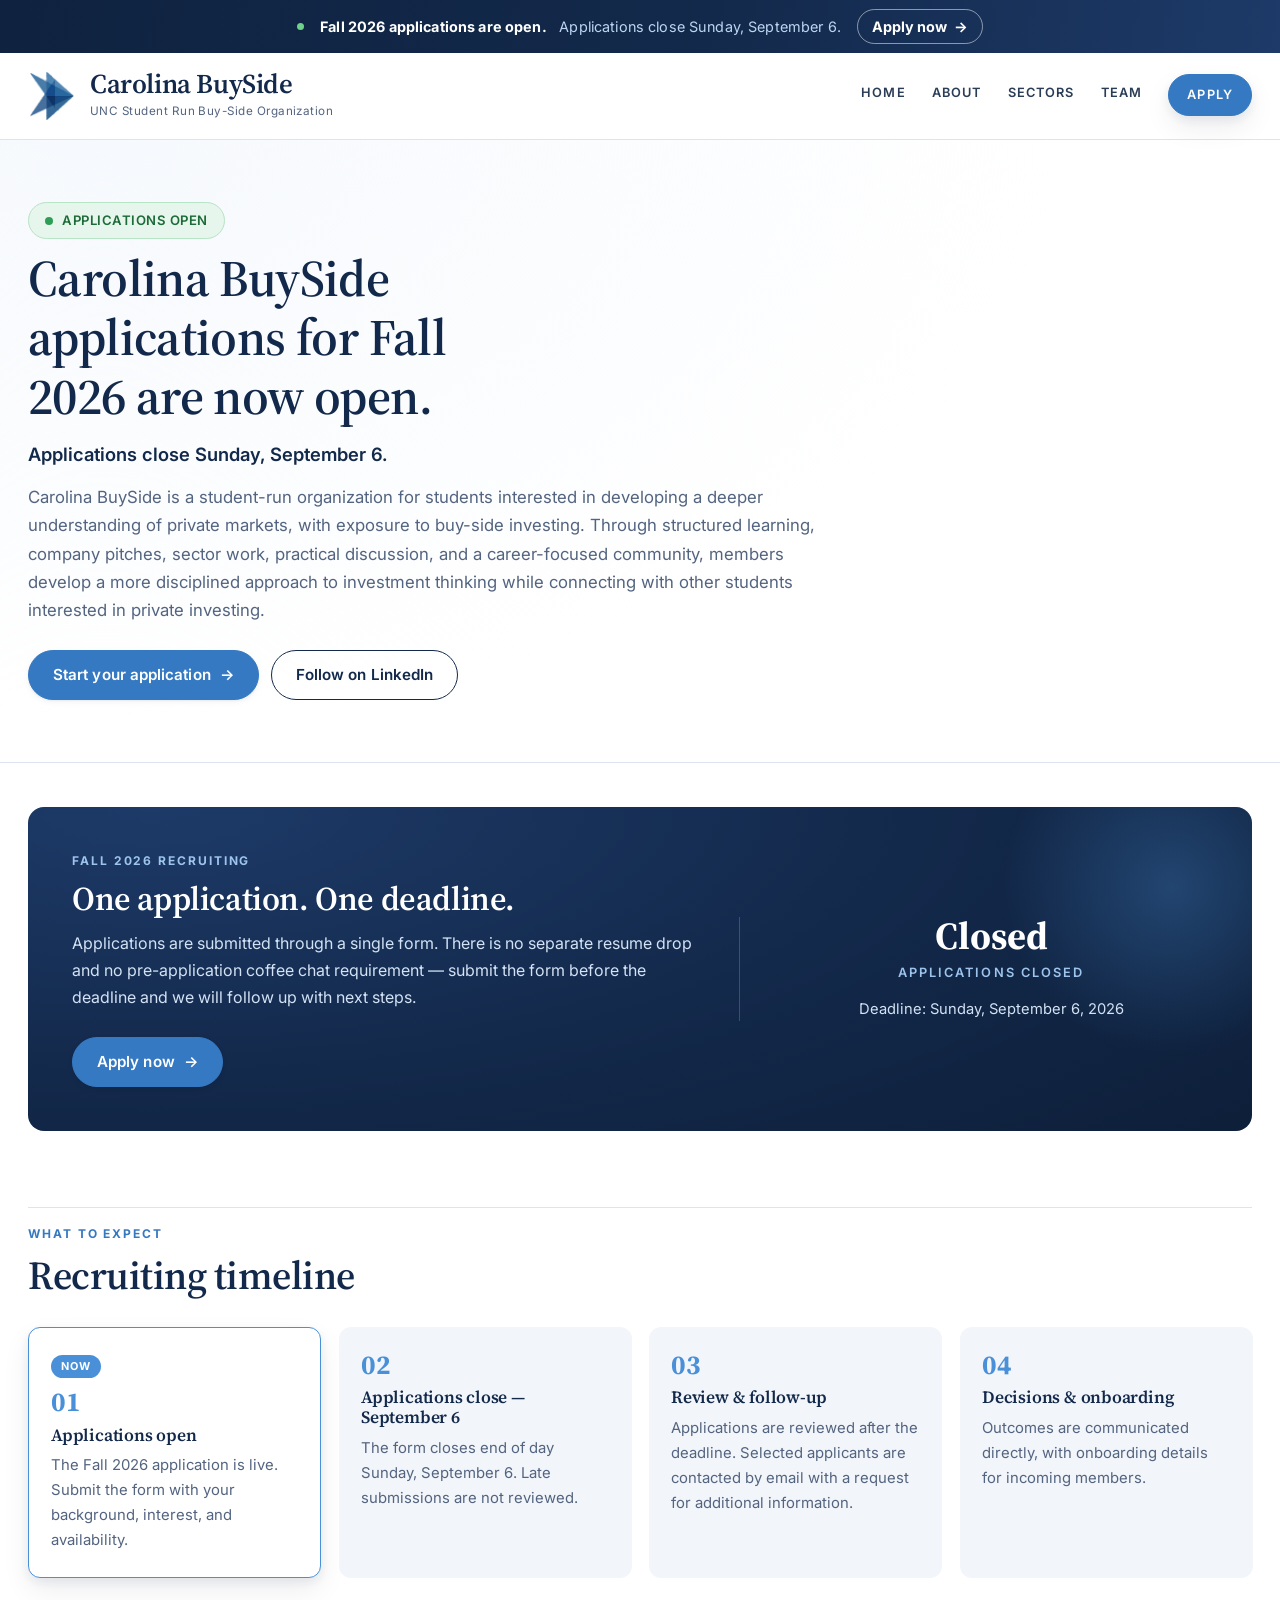
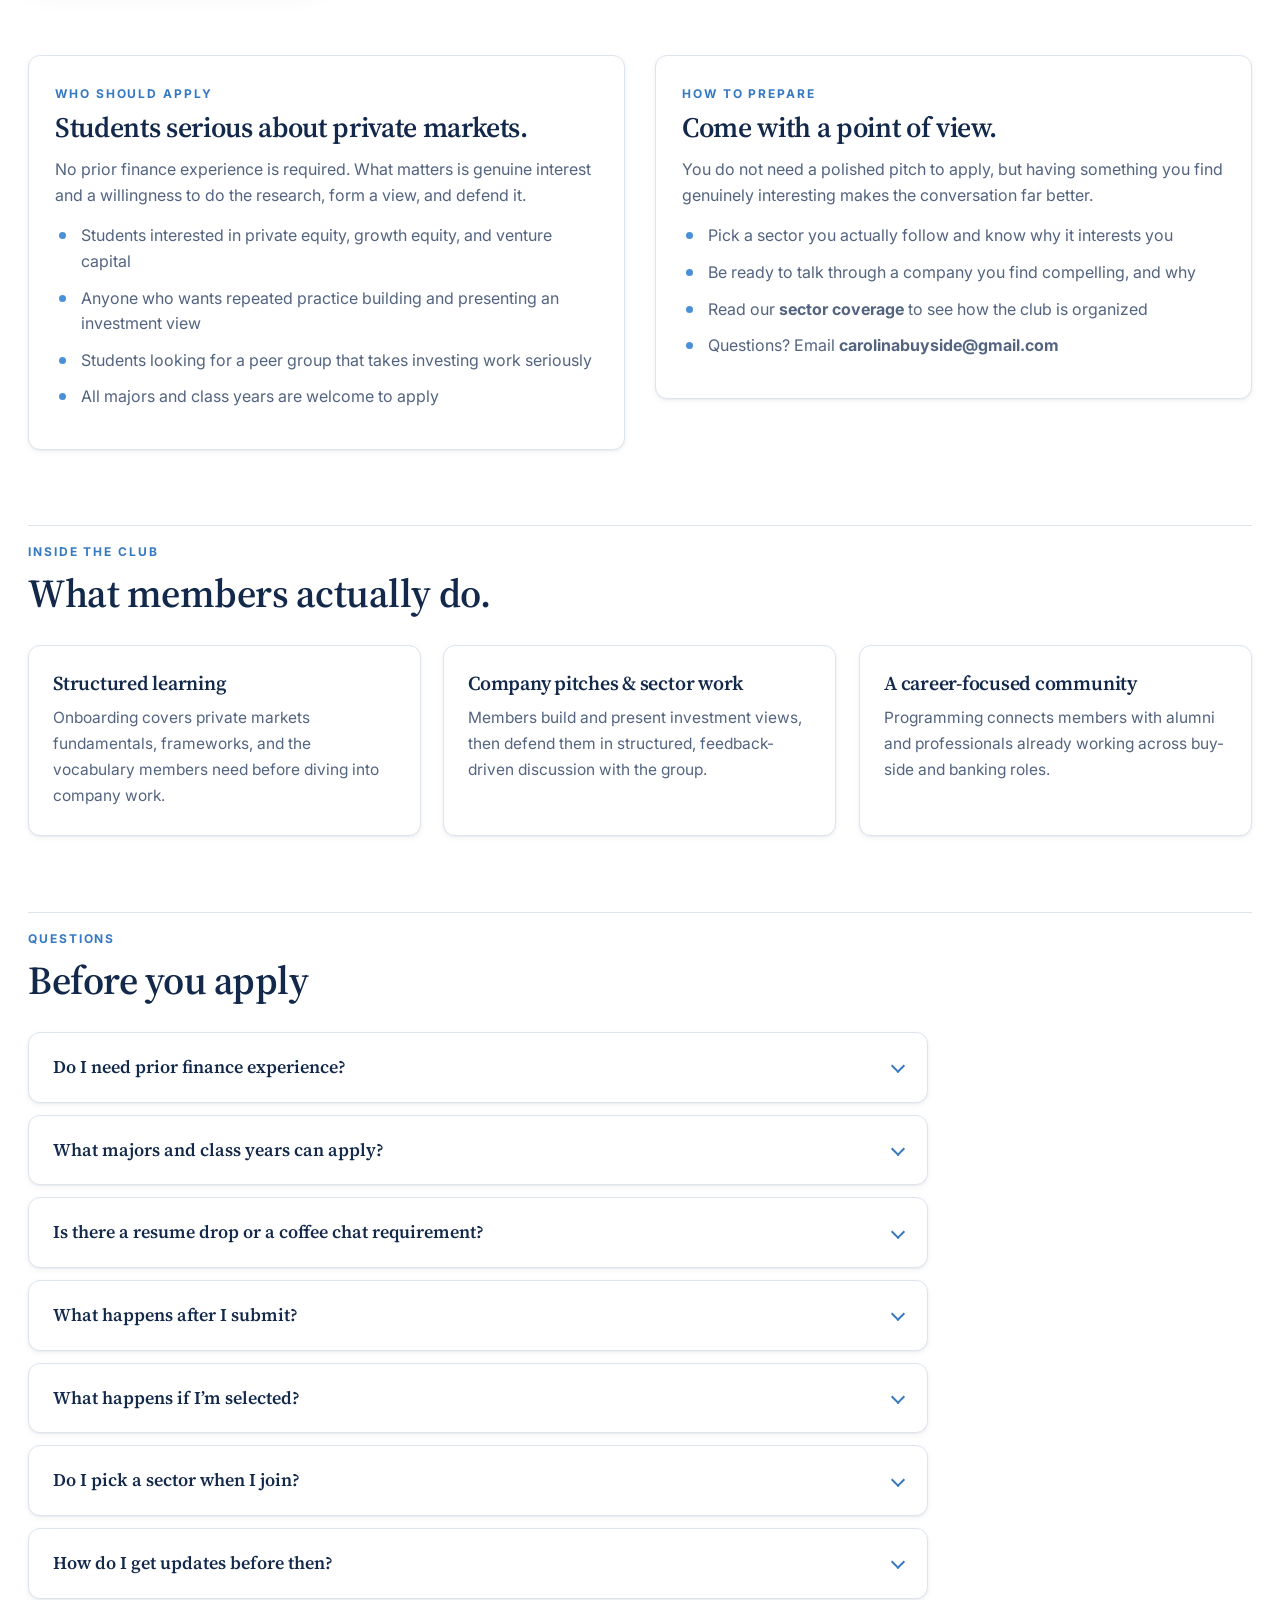
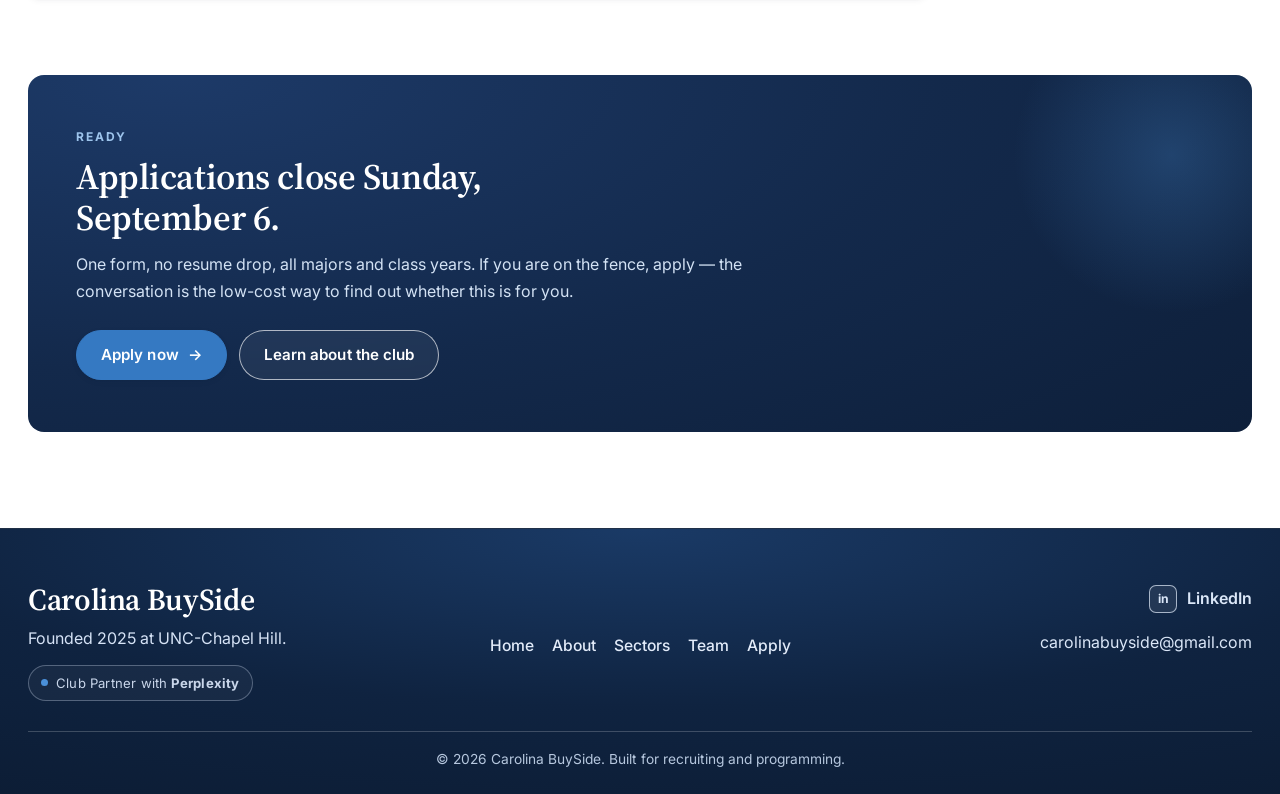
<file: join.html>
<!DOCTYPE html>
<html lang="en">
  <head>
    <meta charset="UTF-8" />
    <meta name="viewport" content="width=device-width, initial-scale=1.0" />
    <title>Carolina BuySide | Apply</title>
    <meta
      name="description"
      content="Applications for Carolina BuySide Fall 2026 are open and close Sunday, September 6. Review the timeline, what we look for, and how to apply."
    />

    <meta property="og:title" content="Apply to Carolina BuySide - Fall 2026" />
    <meta
      property="og:description"
      content="Applications for Fall 2026 are open and close Sunday, September 6."
    />
    <meta property="og:type" content="website" />
    <meta
      property="og:url"
      content="https://carolinabuyside.github.io/carolina-buyside-website/join.html"
    />
    <meta
      property="og:image"
      content="https://carolinabuyside.github.io/carolina-buyside-website/assets/carolina-buyside-logo-final.png"
    />

    <link rel="icon" href="assets/carolina-buyside-mark.png" />
    <link rel="preconnect" href="https://fonts.googleapis.com" />
    <link rel="preconnect" href="https://fonts.gstatic.com" crossorigin />
    <link
      href="https://fonts.googleapis.com/css2?family=Inter:wght@400;500;600;700&family=Source+Serif+4:opsz,wght@8..60,400;8..60,600;8..60,700&display=swap"
      rel="stylesheet"
    />
    <link rel="stylesheet" href="assets/site.css?v=20260827m" />

    <style>
      /* --------------------------------------------------- open banner -- */
      .status-pill {
        display: inline-flex;
        align-items: center;
        gap: 9px;
        padding: 7px 16px;
        border-radius: 999px;
        background: #e7f6ec;
        border: 1px solid #b7e3c6;
        color: #1d6b39;
        font-size: 0.82rem;
        font-weight: 600;
        letter-spacing: 0.04em;
        text-transform: uppercase;
      }

      .status-pill::before {
        content: "";
        width: 8px;
        height: 8px;
        border-radius: 50%;
        background: #2e9e57;
        flex: none;
      }

      .subheadline {
        margin-top: 14px;
        font-weight: 600;
        font-size: 1.15rem;
        color: var(--navy);
      }

      /* ------------------------------------------------------ apply card -- */
      .apply-band {
        padding-top: 44px;
      }

      .apply-card {
        position: relative;
        border-radius: 16px;
        overflow: hidden;
        background: radial-gradient(120% 160% at 10% 0%, #1d3a68 0%, #13294b 52%, #0d1e38 100%);
        color: var(--white);
        padding: 44px 44px;
        display: grid;
        grid-template-columns: 1.35fr 1fr;
        gap: 34px;
        align-items: center;
      }

      .apply-card::after {
        content: "";
        position: absolute;
        right: -90px;
        top: -90px;
        width: 340px;
        height: 340px;
        border-radius: 50%;
        background: radial-gradient(circle, rgba(74, 144, 217, 0.3) 0%, rgba(74, 144, 217, 0) 70%);
      }

      .apply-card > * {
        position: relative;
        z-index: 1;
      }

      .apply-card .eyebrow {
        color: #9dc4ec;
      }

      .apply-card h2 {
        color: var(--white);
        font-size: clamp(1.6rem, 2.6vw, 2.3rem);
        margin: 10px 0 12px;
      }

      .apply-card p {
        color: #d3e2f4;
      }

      .countdown {
        text-align: center;
        border-left: 1px solid rgba(255, 255, 255, 0.18);
        padding-left: 34px;
      }

      .countdown-num {
        font-family: var(--font-serif);
        font-size: clamp(3rem, 7vw, 4.6rem);
        font-weight: 700;
        line-height: 1;
        color: var(--white);
      }

      .countdown-label {
        margin-top: 8px;
        font-size: 0.8rem;
        letter-spacing: 0.16em;
        text-transform: uppercase;
        color: #9dc4ec;
        font-weight: 600;
      }

      .countdown-date {
        margin-top: 14px;
        font-size: 0.92rem;
        color: #d3e2f4;
      }

      /* -------------------------------------------------------- timeline -- */
      .timeline {
        display: grid;
        grid-template-columns: repeat(4, 1fr);
        gap: 18px;
        counter-reset: step;
      }

      .timeline-step {
        position: relative;
        background: var(--slate);
        border-radius: 12px;
        padding: 24px 22px;
        transition: transform 0.28s var(--ease), background 0.28s var(--ease);
      }

      .timeline-step:hover {
        transform: translateY(-3px);
        background: var(--accent-soft);
      }

      .timeline-step.is-current {
        background: var(--white);
        border: 1px solid var(--accent);
        box-shadow: var(--shadow-md);
      }

      .timeline-step .step-number {
        font-family: var(--font-serif);
        font-size: 1.7rem;
        font-weight: 700;
        color: var(--accent);
        line-height: 1;
        margin-bottom: 10px;
      }

      .timeline-step h3 {
        font-size: 1.08rem;
        margin-bottom: 8px;
      }

      .timeline-step p {
        color: var(--muted);
        font-size: 0.93rem;
      }

      .step-tag {
        display: inline-block;
        margin-bottom: 10px;
        padding: 3px 10px;
        border-radius: 999px;
        background: var(--accent);
        color: var(--white);
        font-size: 0.68rem;
        letter-spacing: 0.1em;
        text-transform: uppercase;
        font-weight: 700;
      }

      /* ---------------------------------------------------------- panels -- */
      .panel {
        border: 1px solid var(--line);
        border-radius: 12px;
        background: var(--white);
        padding: 28px 26px;
        box-shadow: var(--shadow-sm);
      }

      .panel h2 {
        font-size: clamp(1.4rem, 2.2vw, 1.9rem);
        margin: 8px 0 12px;
      }

      .panel p {
        color: var(--muted);
      }

      .panel ul {
        margin: 14px 0 0;
        padding-left: 0;
        list-style: none;
      }

      .panel li {
        position: relative;
        padding-left: 26px;
        margin-bottom: 11px;
        color: var(--muted);
      }

      .panel li::before {
        content: "";
        position: absolute;
        left: 4px;
        top: 9px;
        width: 7px;
        height: 7px;
        border-radius: 50%;
        background: var(--accent);
      }

      @media (max-width: 900px) {
        .timeline { grid-template-columns: 1fr 1fr; }
      }

      @media (max-width: 768px) {
        .apply-card {
          grid-template-columns: 1fr;
          padding: 32px 26px;
          gap: 24px;
        }

        .countdown {
          border-left: none;
          border-top: 1px solid rgba(255, 255, 255, 0.18);
          padding-left: 0;
          padding-top: 24px;
        }

        .timeline { grid-template-columns: 1fr; }
      }
    </style>
  </head>
  <body>
    <!-- Recruiting announcement: remove this <div> once applications close -->
    <div class="announce">
      <div class="container announce-inner">
        <span class="announce-dot" aria-hidden="true"></span>
        <span class="announce-text">
          <strong>Fall 2026 applications are open.</strong>
          <span class="announce-sep" aria-hidden="true">&nbsp;</span>
          <span class="announce-deadline">Applications close Sunday, September 6.</span>
        </span>
        <a class="announce-link" href="https://lnkd.in/e6Gw8-Ka" target="_blank" rel="noreferrer">
          Apply now <span class="arr" aria-hidden="true">&rarr;</span>
        </a>
      </div>
    </div>

    <header class="site-header">
      <div class="container header-inner">
        <a class="brand" href="index.html" aria-label="Carolina BuySide home">
          <img src="assets/carolina-buyside-mark.png" alt="" aria-hidden="true" />
          <div>
            <div class="brand-title">Carolina BuySide</div>
            <div class="brand-subtitle">UNC Student Run Buy-Side Organization</div>
          </div>
        </a>
        <button class="nav-toggle" type="button" aria-expanded="false" aria-label="Toggle navigation">
          <span></span>
        </button>
        <nav class="site-nav" aria-label="Primary">
          <a href="index.html">Home</a>
          <a href="about.html">About</a>
          <a href="sectors.html">Sectors</a>
          <a href="team.html">Team</a>
          <a class="join-cta active" href="join.html">Apply</a>
        </nav>
      </div>
    </header>

    <main>
      <section class="page-hero">
        <div class="container">
          <div class="status-pill">Applications Open</div>
          <h1>Carolina BuySide applications for Fall 2026 are now open.</h1>
          <div class="subheadline">Applications close Sunday, September 6.</div>
          <p>
            Carolina BuySide is a student-run organization for students interested in developing a
            deeper understanding of private markets, with exposure to buy-side investing. Through
            structured learning, company pitches, sector work, practical discussion, and a
            career-focused community, members develop a more disciplined approach to investment
            thinking while connecting with other students interested in private investing.
          </p>
          <div class="btn-row">
            <a
              class="btn btn-accent"
              href="https://lnkd.in/e6Gw8-Ka"
              target="_blank"
              rel="noreferrer"
            >
              Start your application <span class="arr" aria-hidden="true">&rarr;</span>
            </a>
            <a
              class="btn btn-outline"
              href="https://www.linkedin.com/company/carolinabuyside/"
              target="_blank"
              rel="noreferrer"
            >
              Follow on LinkedIn
            </a>
          </div>
        </div>
      </section>

      <section class="apply-band" id="apply">
        <div class="container">
          <div class="apply-card" data-reveal>
            <div>
              <div class="eyebrow">Fall 2026 Recruiting</div>
              <h2>One application. One deadline.</h2>
              <p>
                Applications are submitted through a single form. There is no separate resume drop
                and no pre-application coffee chat requirement &mdash; submit the form before the
                deadline and we will follow up with next steps.
              </p>
              <div class="btn-row">
                <a
                  class="btn btn-accent"
                  href="https://lnkd.in/e6Gw8-Ka"
                  target="_blank"
                  rel="noreferrer"
                >
                  Apply now <span class="arr" aria-hidden="true">&rarr;</span>
                </a>
              </div>
            </div>
            <div class="countdown">
              <div class="countdown-num" id="days-left">&mdash;</div>
              <div class="countdown-label" id="days-label">Days to apply</div>
              <div class="countdown-date">Deadline: Sunday, September 6, 2026</div>
            </div>
          </div>
        </div>
      </section>

      <section class="section" id="timeline">
        <div class="container">
          <div class="section-head" data-reveal>
            <div class="eyebrow">What To Expect</div>
            <h2>Recruiting timeline</h2>
          </div>
          <div class="timeline">
            <article class="timeline-step is-current" data-reveal>
              <div class="step-tag">Now</div>
              <div class="step-number">01</div>
              <h3>Applications open</h3>
              <p>
                The Fall 2026 application is live. Submit the form with your background, interest,
                and availability.
              </p>
            </article>
            <article class="timeline-step" data-reveal data-reveal-delay="80">
              <div class="step-number">02</div>
              <h3>Applications close &mdash; September 6</h3>
              <p>
                The form closes end of day Sunday, September 6. Late submissions are not reviewed.
              </p>
            </article>
            <article class="timeline-step" data-reveal data-reveal-delay="160">
              <div class="step-number">03</div>
              <h3>Review &amp; follow-up</h3>
              <p>
                Applications are reviewed after the deadline. Selected applicants are contacted by
                email with a request for additional information.
              </p>
            </article>
            <article class="timeline-step" data-reveal data-reveal-delay="240">
              <div class="step-number">04</div>
              <h3>Decisions &amp; onboarding</h3>
              <p>
                Outcomes are communicated directly, with onboarding details for incoming members.
              </p>
            </article>
          </div>
        </div>
      </section>

      <section class="section">
        <div class="container two-col">
          <article class="panel" data-reveal>
            <div class="eyebrow">Who Should Apply</div>
            <h2>Students serious about private markets.</h2>
            <p>
              No prior finance experience is required. What matters is genuine interest and a
              willingness to do the research, form a view, and defend it.
            </p>
            <ul>
              <li>Students interested in private equity, growth equity, and venture capital</li>
              <li>Anyone who wants repeated practice building and presenting an investment view</li>
              <li>Students looking for a peer group that takes investing work seriously</li>
              <li>All majors and class years are welcome to apply</li>
            </ul>
          </article>
          <article class="panel" data-reveal data-reveal-delay="100">
            <div class="eyebrow">How To Prepare</div>
            <h2>Come with a point of view.</h2>
            <p>
              You do not need a polished pitch to apply, but having something you find genuinely
              interesting makes the conversation far better.
            </p>
            <ul>
              <li>Pick a sector you actually follow and know why it interests you</li>
              <li>Be ready to talk through a company you find compelling, and why</li>
              <li>Read our <a href="sectors.html"><strong>sector coverage</strong></a> to see how the club is organized</li>
              <li>Questions? Email <a href="mailto:carolinabuyside@gmail.com"><strong>carolinabuyside@gmail.com</strong></a></li>
            </ul>
          </article>
        </div>
      </section>

      <section class="section">
        <div class="container">
          <div class="section-head" data-reveal>
            <div class="eyebrow">Inside The Club</div>
            <h2>What members actually do.</h2>
          </div>
          <div class="cards-3">
            <article class="prog-card" data-reveal>
              <h3>Structured learning</h3>
              <p>
                Onboarding covers private markets fundamentals, frameworks, and the vocabulary
                members need before diving into company work.
              </p>
            </article>
            <article class="prog-card" data-reveal data-reveal-delay="90">
              <h3>Company pitches &amp; sector work</h3>
              <p>
                Members build and present investment views, then defend them in structured,
                feedback-driven discussion with the group.
              </p>
            </article>
            <article class="prog-card" data-reveal data-reveal-delay="180">
              <h3>A career-focused community</h3>
              <p>
                Programming connects members with alumni and professionals already working across
                buy-side and banking roles.
              </p>
            </article>
          </div>
        </div>
      </section>

      <section class="section">
        <div class="container">
          <div class="section-head" data-reveal>
            <div class="eyebrow">Questions</div>
            <h2>Before you apply</h2>
          </div>
          <div class="faq" data-reveal>
            <details>
              <summary>Do I need prior finance experience?</summary>
              <div class="faq-body">
                No. Onboarding starts from private markets fundamentals, so no coursework or
                internship background is assumed. What matters is that you are willing to do the
                research, form a view, and defend it when someone pushes back.
              </div>
            </details>
            <details>
              <summary>What majors and class years can apply?</summary>
              <div class="faq-body">
                All majors and all class years. Members come in with different backgrounds and the
                sector structure is designed to let people start wherever they are.
              </div>
            </details>
            <details>
              <summary>Is there a resume drop or a coffee chat requirement?</summary>
              <div class="faq-body">
                Neither. There is one application form and one deadline. You do not need to have
                spoken to anyone in the club beforehand, and reaching out early is not scored.
              </div>
            </details>
            <details>
              <summary>What happens after I submit?</summary>
              <div class="faq-body">
                The form closes end of day Sunday, September 6. Applications are reviewed after
                the deadline, selected applicants are contacted by email, and every applicant is
                told their outcome once decisions are made.
              </div>
            </details>
            <details>
              <summary>What happens if I&rsquo;m selected?</summary>
              <div class="faq-body">
                We will reach out by email to request some additional information. Keep an eye on
                the inbox you applied with, and check your spam folder if you have not heard
                anything once decisions go out.
              </div>
            </details>
            <details>
              <summary>Do I pick a sector when I join?</summary>
              <div class="faq-body">
                Yes. New members choose one of our six coverage areas during onboarding. Prior
                knowledge of that industry is not required &mdash; a reason you want to follow it is.
              </div>
            </details>
            <details>
              <summary>How do I get updates before then?</summary>
              <div class="faq-body">
                Recruiting announcements go out through
                <a href="https://www.linkedin.com/company/carolinabuyside/" target="_blank" rel="noreferrer"><strong>LinkedIn</strong></a>.
                For anything not answered here, email
                <a href="mailto:carolinabuyside@gmail.com"><strong>carolinabuyside@gmail.com</strong></a>
                and we will get back to you.
              </div>
            </details>
          </div>
        </div>
      </section>


      <section class="section">
        <div class="container">
          <div class="cta-band" data-reveal>
            <div class="eyebrow">Ready</div>
            <h2>Applications close Sunday, September 6.</h2>
            <p>
              One form, no resume drop, all majors and class years. If you are on the fence, apply
              &mdash; the conversation is the low-cost way to find out whether this is for you.
            </p>
            <div class="btn-row">
              <a class="btn btn-accent" href="https://lnkd.in/e6Gw8-Ka" target="_blank" rel="noreferrer">
                Apply now <span class="arr" aria-hidden="true">&rarr;</span>
              </a>
              <a class="btn btn-outline-light" href="about.html">Learn about the club</a>
            </div>
          </div>
        </div>
      </section>

    </main>

    <footer class="site-footer">
      <div class="container footer-top">
        <div class="footer-brand">
          <h3>Carolina BuySide</h3>
          <p class="footer-tag">Founded 2025 at UNC-Chapel Hill.</p>
          <p class="footer-subtag">
            Club Partner with
            <a href="https://www.perplexity.ai/" target="_blank" rel="noreferrer">
              <strong>&nbsp;Perplexity</strong>
            </a>
          </p>
        </div>
        <div class="footer-links footer-nav">
          <a href="index.html">Home</a>
          <a href="about.html">About</a>
          <a href="sectors.html">Sectors</a>
          <a href="team.html">Team</a>
          <a href="join.html">Apply</a>
        </div>
        <div class="footer-links footer-contact">
          <a
            class="linkedin-link"
            href="https://www.linkedin.com/company/carolinabuyside/"
            target="_blank"
            rel="noreferrer"
          >
            <span class="linkedin-icon">in</span>
            LinkedIn
          </a>
          <a href="mailto:carolinabuyside@gmail.com">carolinabuyside@gmail.com</a>
        </div>
      </div>
      <div class="container footer-bottom">
        <div>&copy; 2026 Carolina BuySide. Built for recruiting and programming.</div>
      </div>
    </footer>

    <script src="assets/site.js?v=20260827m"></script>
    <script>
      /* Days remaining until the application deadline (end of day, Sept 6 2026).
         Recomputed from the visitor's clock on every render - nothing is baked
         into the markup. Re-runs on bfcache restore and rolls over at midnight so
         a long-open tab can't sit on a stale number. */
      (function () {
        var el = document.getElementById("days-left");
        var label = document.getElementById("days-label");
        if (!el) return;

        var DEADLINE = new Date(2026, 8, 6, 23, 59, 59); // month is 0-indexed

        function render() {
          // floor, so "11" means 11 more days after today rather than counting today twice
          var days = Math.floor((DEADLINE - new Date()) / 86400000);

          el.style.fontSize = "";
          if (days > 1) {
            el.textContent = days;
            label.textContent = "Days to apply";
          } else if (days === 1) {
            el.textContent = "1";
            label.textContent = "Day to apply";
          } else if (days === 0) {
            el.textContent = "Today";
            el.style.fontSize = "2.4rem";
            label.textContent = "Final day to apply";
          } else {
            el.textContent = "Closed";
            el.style.fontSize = "2.4rem";
            label.textContent = "Applications closed";
          }
          return days;
        }

        render();

        // Restored from back/forward cache - scripts don't re-run, so redraw.
        window.addEventListener("pageshow", function (e) {
          if (e.persisted) render();
        });

        // Tab left open overnight: redraw just after the next local midnight.
        var midnight = new Date();
        midnight.setHours(24, 0, 5, 0);
        setTimeout(function tick() {
          render();
          setTimeout(tick, 86400000);
        }, midnight - new Date());
      })();
    </script>
  </body>
</html>
</file>
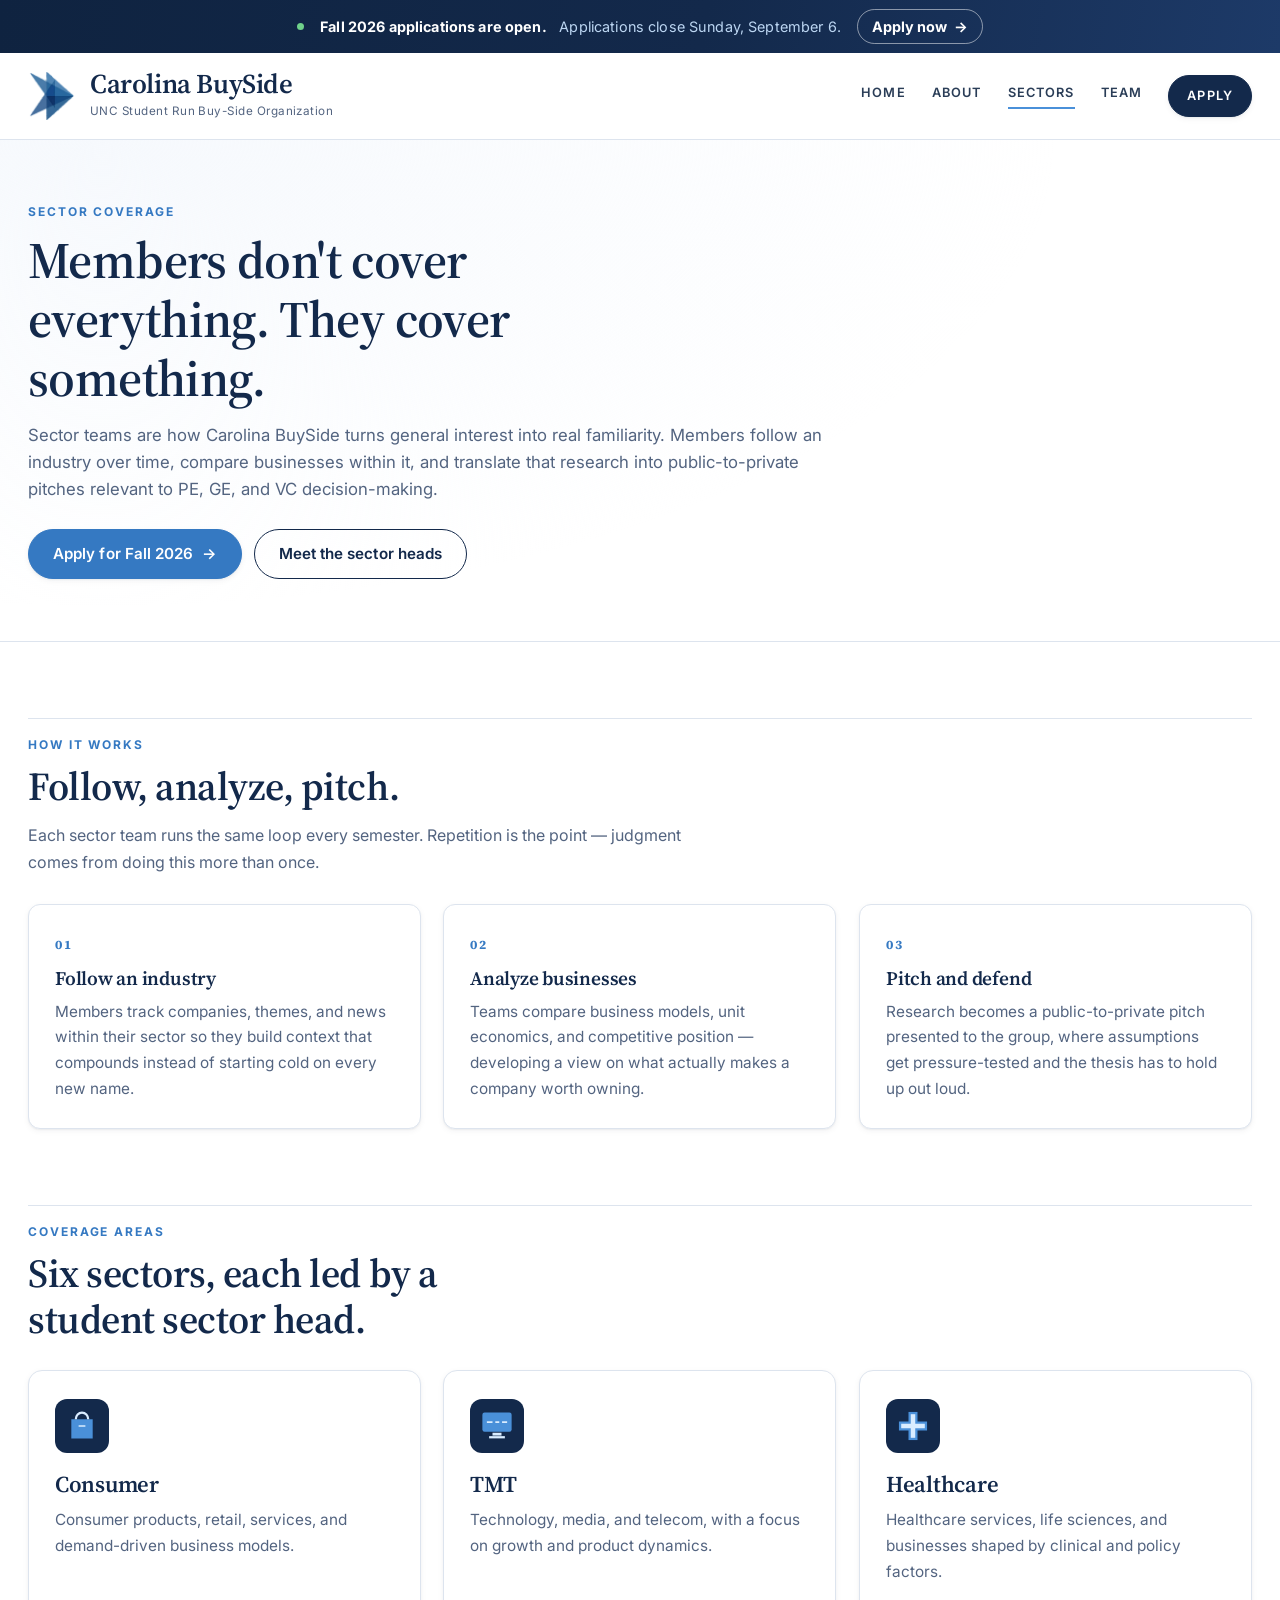
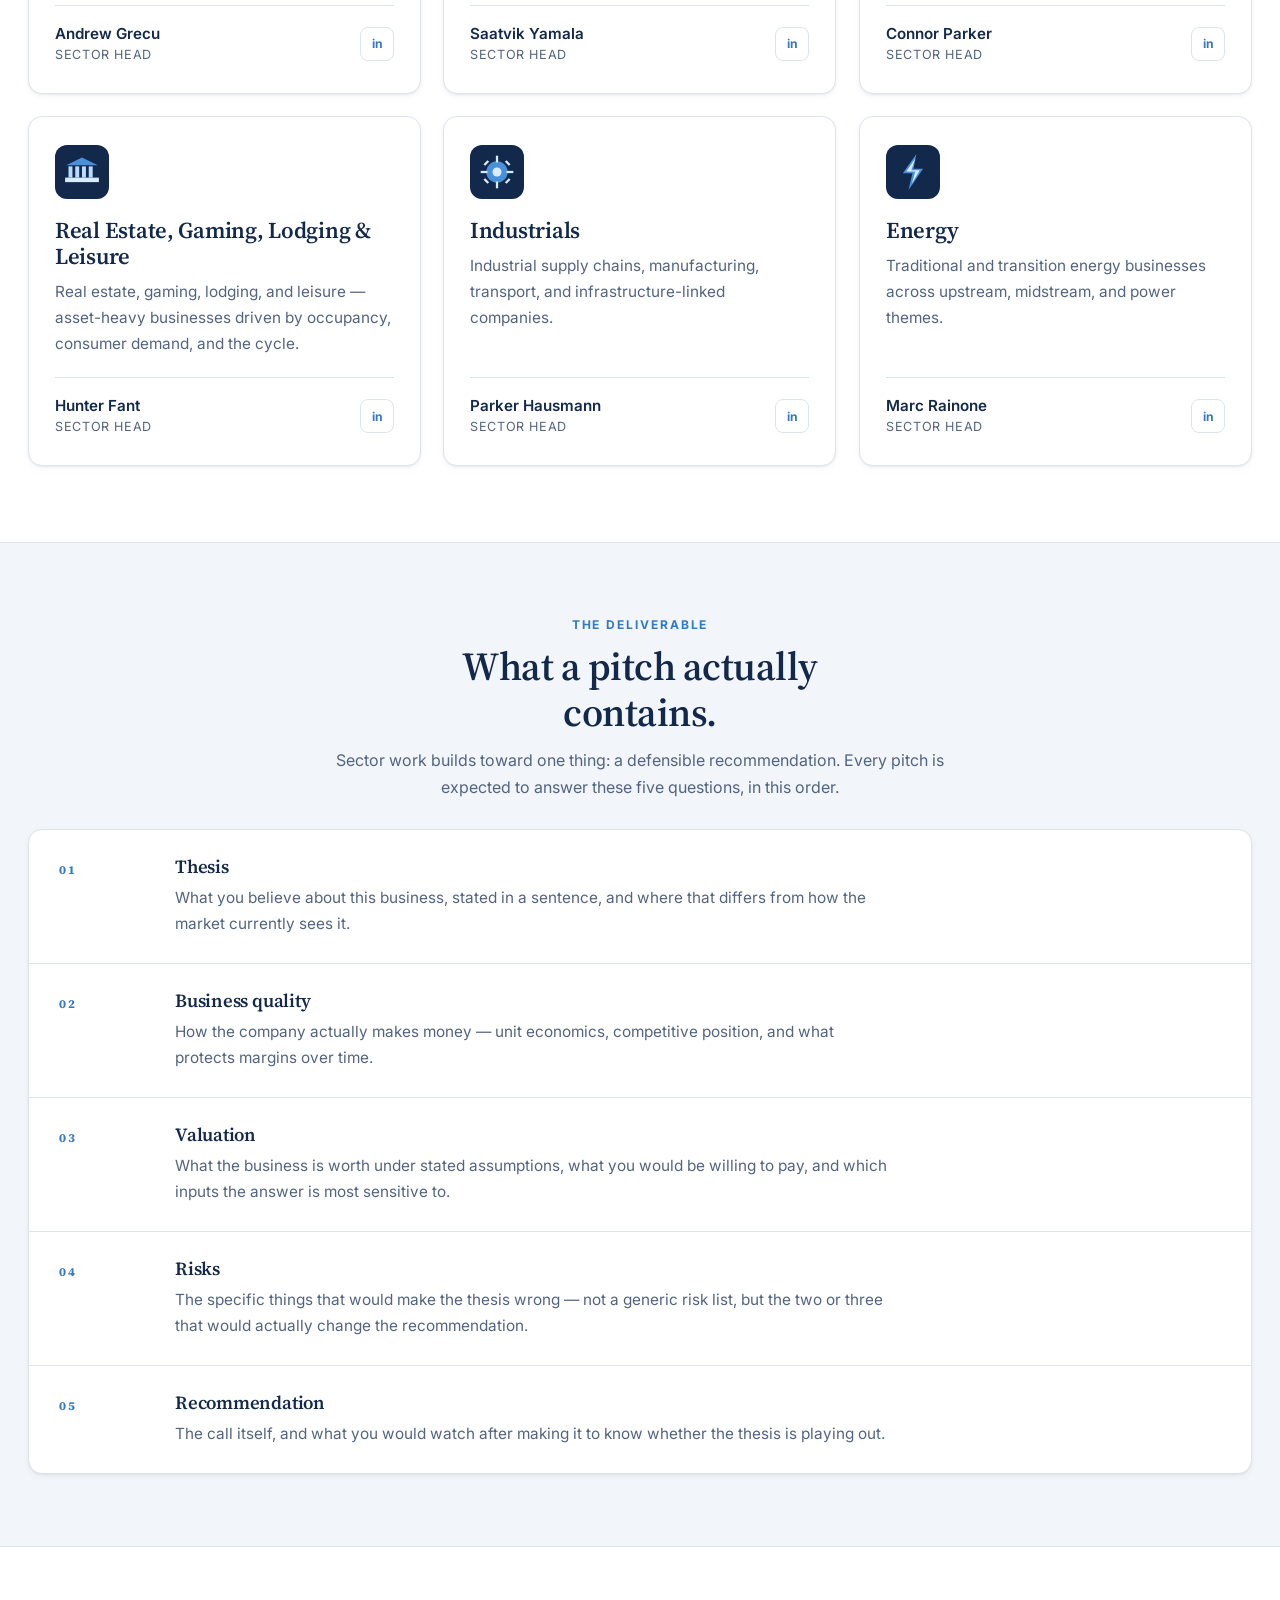
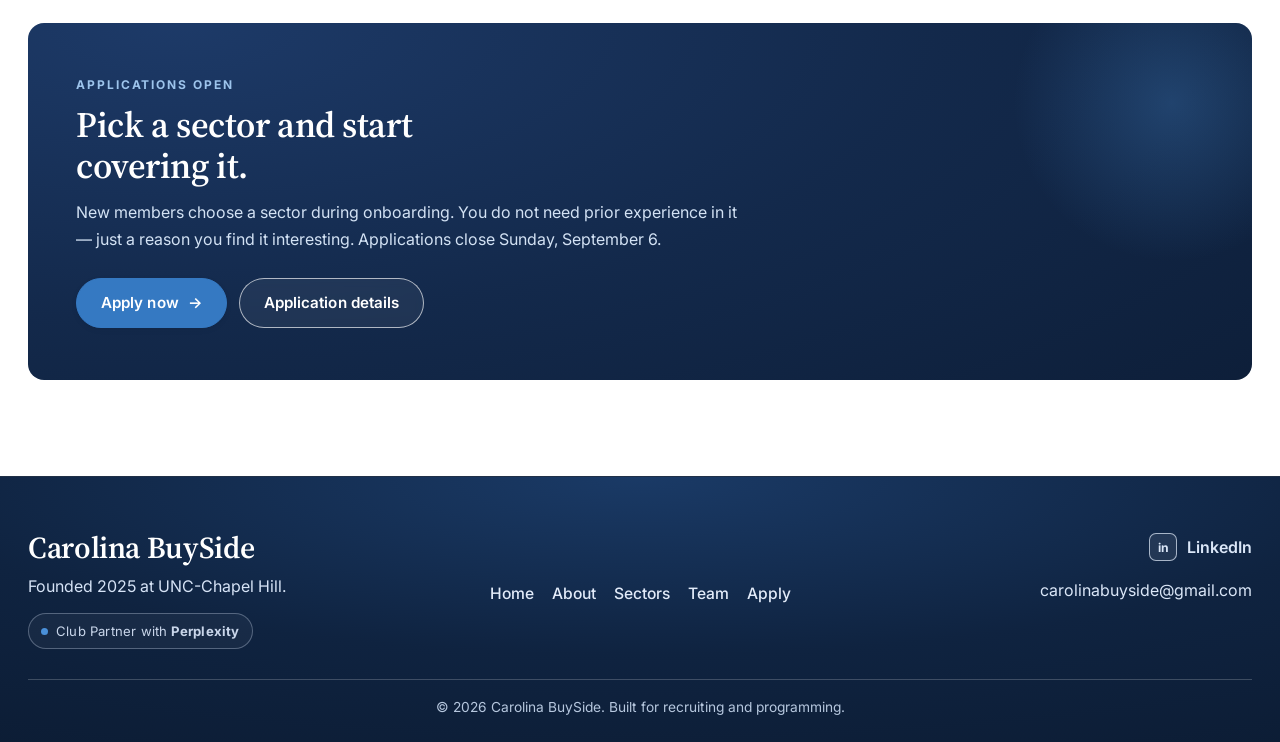
<file: sectors.html>
<!DOCTYPE html>
<html lang="en">
  <head>
    <meta charset="UTF-8" />
    <meta name="viewport" content="width=device-width, initial-scale=1.0" />
    <title>Carolina BuySide | Sectors</title>
    <meta
      name="description"
      content="Carolina BuySide organizes members into six sector teams - Consumer, TMT, Healthcare, Real Estate/Gaming/Lodging/Leisure, Industrials, and Energy - each led by a student sector head."
    />

    <meta property="og:title" content="Sector Coverage | Carolina BuySide" />
    <meta
      property="og:description"
      content="Six sector teams, each led by a student sector head, covering the industries members research and pitch."
    />
    <meta property="og:type" content="website" />
    <meta
      property="og:url"
      content="https://carolinabuyside.github.io/carolina-buyside-website/sectors.html"
    />
    <meta
      property="og:image"
      content="https://carolinabuyside.github.io/carolina-buyside-website/assets/carolina-buyside-logo-final.png"
    />

    <link rel="icon" href="assets/carolina-buyside-mark.png" />
    <link rel="preconnect" href="https://fonts.googleapis.com" />
    <link rel="preconnect" href="https://fonts.gstatic.com" crossorigin />
    <link
      href="https://fonts.googleapis.com/css2?family=Inter:wght@400;500;600;700&family=Source+Serif+4:opsz,wght@8..60,400;8..60,600;8..60,700&display=swap"
      rel="stylesheet"
    />
    <link rel="stylesheet" href="assets/site.css?v=20260827m" />

    <style>
      /* --------------------------------------------------- sector cards -- */
      .sector-grid {
        display: grid;
        grid-template-columns: repeat(3, 1fr);
        gap: 22px;
      }

      .sector-card {
        position: relative;
        display: flex;
        flex-direction: column;
        border: 1px solid var(--line);
        border-radius: 14px;
        background: var(--white);
        padding: 28px 26px;
        box-shadow: var(--shadow-sm);
        overflow: hidden;
        transition: transform 0.28s var(--ease), box-shadow 0.28s var(--ease),
          border-color 0.28s var(--ease);
      }

      .sector-card::before {
        content: "";
        position: absolute;
        inset: 0 0 auto 0;
        height: 3px;
        background: linear-gradient(90deg, var(--accent), var(--navy-600));
        transform: scaleX(0);
        transform-origin: left;
        transition: transform 0.35s var(--ease);
      }

      .sector-card:hover {
        transform: translateY(-5px);
        box-shadow: var(--shadow-md);
        border-color: var(--slate-200);
      }

      .sector-card:hover::before {
        transform: scaleX(1);
      }

      .sector-icon {
        width: 54px;
        height: 54px;
        border-radius: 12px;
        margin-bottom: 18px;
      }

      .sector-card h3 {
        font-size: 1.42rem;
        margin-bottom: 10px;
      }

      .sector-desc {
        color: var(--muted);
        font-size: 0.96rem;
        flex: 1;
      }

      .sector-head-row {
        display: flex;
        align-items: center;
        gap: 12px;
        margin-top: 20px;
        padding-top: 18px;
        border-top: 1px solid var(--line);
      }

      .sector-head-name {
        font-weight: 600;
        color: var(--navy);
        font-size: 0.95rem;
        line-height: 1.25;
      }

      .sector-head-role {
        font-size: 0.79rem;
        color: var(--muted);
        letter-spacing: 0.05em;
        text-transform: uppercase;
        margin-top: 2px;
      }

      .sector-link {
        margin-left: auto;
        display: inline-flex;
        align-items: center;
        justify-content: center;
        width: 34px;
        height: 34px;
        border: 1px solid var(--line);
        border-radius: 8px;
        color: var(--accent-600);
        font-size: 0.76rem;
        font-weight: 700;
        flex: none;
        transition: background 0.2s var(--ease), color 0.2s var(--ease),
          border-color 0.2s var(--ease);
      }

      .sector-link:hover {
        background: var(--accent-600);
        color: var(--white);
        border-color: var(--accent-600);
      }

      /* ------------------------------------------------------ output band -- */
      .output-band {
        margin-top: 76px;
        background: var(--slate);
        border-top: 1px solid var(--line);
        border-bottom: 1px solid var(--line);
        padding: 72px 0;
      }

      .output-grid {
        display: grid;
        grid-template-columns: repeat(3, 1fr);
        gap: 22px;
        margin-top: 30px;
      }

      @media (max-width: 1024px) {
        .sector-grid,
        .output-grid {
          grid-template-columns: 1fr 1fr;
        }
      }

      @media (max-width: 768px) {
        .sector-grid,
        .output-grid {
          grid-template-columns: 1fr;
        }

        .output-band { margin-top: 54px; padding: 52px 0; }
      }
    </style>
  </head>
  <body>
    <!-- Recruiting announcement: remove this <div> once applications close -->
    <div class="announce">
      <div class="container announce-inner">
        <span class="announce-dot" aria-hidden="true"></span>
        <span class="announce-text">
          <strong>Fall 2026 applications are open.</strong>
          <span class="announce-sep" aria-hidden="true">&nbsp;</span>
          <span class="announce-deadline">Applications close Sunday, September 6.</span>
        </span>
        <a class="announce-link" href="https://lnkd.in/e6Gw8-Ka" target="_blank" rel="noreferrer">
          Apply now <span class="arr" aria-hidden="true">&rarr;</span>
        </a>
      </div>
    </div>

    <header class="site-header">
      <div class="container header-inner">
        <a class="brand" href="index.html" aria-label="Carolina BuySide home">
          <img src="assets/carolina-buyside-mark.png" alt="" aria-hidden="true" />
          <div>
            <div class="brand-title">Carolina BuySide</div>
            <div class="brand-subtitle">UNC Student Run Buy-Side Organization</div>
          </div>
        </a>
        <button class="nav-toggle" type="button" aria-expanded="false" aria-label="Toggle navigation">
          <span></span>
        </button>
        <nav class="site-nav" aria-label="Primary">
          <a href="index.html">Home</a>
          <a href="about.html">About</a>
          <a class="active" href="sectors.html">Sectors</a>
          <a href="team.html">Team</a>
          <a class="join-cta" href="join.html">Apply</a>
        </nav>
      </div>
    </header>

    <main>
      <section class="page-hero">
        <div class="container">
          <div class="eyebrow">Sector Coverage</div>
          <h1>Members don't cover everything. They cover something.</h1>
          <p class="lede">
            Sector teams are how Carolina BuySide turns general interest into real familiarity.
            Members follow an industry over time, compare businesses within it, and translate that
            research into public-to-private pitches relevant to PE, GE, and VC decision-making.
          </p>
          <div class="btn-row">
            <a
              class="btn btn-accent"
              href="https://lnkd.in/e6Gw8-Ka"
              target="_blank"
              rel="noreferrer"
            >
              Apply for Fall 2026 <span class="arr" aria-hidden="true">&rarr;</span>
            </a>
            <a class="btn btn-outline" href="team.html">Meet the sector heads</a>
          </div>
        </div>
      </section>

      <section class="section">
        <div class="container">
          <div class="section-head" data-reveal>
            <div class="eyebrow">How It Works</div>
            <h2>Follow, analyze, pitch.</h2>
            <p>
              Each sector team runs the same loop every semester. Repetition is the point &mdash;
              judgment comes from doing this more than once.
            </p>
          </div>
          <div class="steps">
            <article class="step" data-reveal>
              <h3>Follow an industry</h3>
              <p>
                Members track companies, themes, and news within their sector so they build context
                that compounds instead of starting cold on every new name.
              </p>
            </article>
            <article class="step" data-reveal data-reveal-delay="90">
              <h3>Analyze businesses</h3>
              <p>
                Teams compare business models, unit economics, and competitive position &mdash;
                developing a view on what actually makes a company worth owning.
              </p>
            </article>
            <article class="step" data-reveal data-reveal-delay="180">
              <h3>Pitch and defend</h3>
              <p>
                Research becomes a public-to-private pitch presented to the group, where assumptions
                get pressure-tested and the thesis has to hold up out loud.
              </p>
            </article>
          </div>
        </div>
      </section>

      <section class="section">
        <div class="container">
          <div class="section-head" data-reveal>
            <div class="eyebrow">Coverage Areas</div>
            <h2>Six sectors, each led by a student sector head.</h2>
          </div>
          <div class="sector-grid">
            <article class="sector-card" data-reveal>
              <img class="sector-icon" src="assets/photos/sector-consumer.svg" alt="" aria-hidden="true" />
              <h3>Consumer</h3>
              <p class="sector-desc">
                Consumer products, retail, services, and demand-driven business models.
              </p>
              <div class="sector-head-row">
                <div>
                  <div class="sector-head-name">Andrew Grecu</div>
                  <div class="sector-head-role">Sector Head</div>
                </div>
                <a
                  class="sector-link"
                  href="https://www.linkedin.com/in/andrew-grecu/"
                  target="_blank"
                  rel="noreferrer"
                  aria-label="Andrew Grecu on LinkedIn"
                >in</a>
              </div>
            </article>

            <article class="sector-card" data-reveal data-reveal-delay="70">
              <img class="sector-icon" src="assets/photos/sector-tmt.svg" alt="" aria-hidden="true" />
              <h3>TMT</h3>
              <p class="sector-desc">
                Technology, media, and telecom, with a focus on growth and product dynamics.
              </p>
              <div class="sector-head-row">
                <div>
                  <div class="sector-head-name">Saatvik Yamala</div>
                  <div class="sector-head-role">Sector Head</div>
                </div>
                <a
                  class="sector-link"
                  href="https://www.linkedin.com/in/saatvik-yamala/"
                  target="_blank"
                  rel="noreferrer"
                  aria-label="Saatvik Yamala on LinkedIn"
                >in</a>
              </div>
            </article>

            <article class="sector-card" data-reveal data-reveal-delay="140">
              <img class="sector-icon" src="assets/photos/sector-healthcare.svg" alt="" aria-hidden="true" />
              <h3>Healthcare</h3>
              <p class="sector-desc">
                Healthcare services, life sciences, and businesses shaped by clinical and policy
                factors.
              </p>
              <div class="sector-head-row">
                <div>
                  <div class="sector-head-name">Connor Parker</div>
                  <div class="sector-head-role">Sector Head</div>
                </div>
                <a
                  class="sector-link"
                  href="https://www.linkedin.com/in/connorrparker/"
                  target="_blank"
                  rel="noreferrer"
                  aria-label="Connor Parker on LinkedIn"
                >in</a>
              </div>
            </article>

            <article class="sector-card" data-reveal>
              <img class="sector-icon" src="assets/photos/sector-realestate-gov.svg" alt="" aria-hidden="true" />
              <h3>Real Estate, Gaming, Lodging &amp; Leisure</h3>
              <p class="sector-desc">
                Real estate, gaming, lodging, and leisure &mdash; asset-heavy businesses driven by
                occupancy, consumer demand, and the cycle.
              </p>
              <div class="sector-head-row">
                <div>
                  <div class="sector-head-name">Hunter Fant</div>
                  <div class="sector-head-role">Sector Head</div>
                </div>
                <a
                  class="sector-link"
                  href="https://www.linkedin.com/in/hunter-fant/"
                  target="_blank"
                  rel="noreferrer"
                  aria-label="Hunter Fant on LinkedIn"
                >in</a>
              </div>
            </article>

            <article class="sector-card" data-reveal data-reveal-delay="70">
              <img class="sector-icon" src="assets/photos/sector-industrials.svg" alt="" aria-hidden="true" />
              <h3>Industrials</h3>
              <p class="sector-desc">
                Industrial supply chains, manufacturing, transport, and infrastructure-linked
                companies.
              </p>
              <div class="sector-head-row">
                <div>
                  <div class="sector-head-name">Parker Hausmann</div>
                  <div class="sector-head-role">Sector Head</div>
                </div>
                <a
                  class="sector-link"
                  href="https://www.linkedin.com/in/parker-hausmann-120551272/"
                  target="_blank"
                  rel="noreferrer"
                  aria-label="Parker Hausmann on LinkedIn"
                >in</a>
              </div>
            </article>

            <article class="sector-card" data-reveal data-reveal-delay="140">
              <img class="sector-icon" src="assets/photos/sector-energy.svg" alt="" aria-hidden="true" />
              <h3>Energy</h3>
              <p class="sector-desc">
                Traditional and transition energy businesses across upstream, midstream, and power
                themes.
              </p>
              <div class="sector-head-row">
                <div>
                  <div class="sector-head-name">Marc Rainone</div>
                  <div class="sector-head-role">Sector Head</div>
                </div>
                <a
                  class="sector-link"
                  href="https://www.linkedin.com/in/marc-rainone-3b69932aa/"
                  target="_blank"
                  rel="noreferrer"
                  aria-label="Marc Rainone on LinkedIn"
                >in</a>
              </div>
            </article>
          </div>
        </div>
      </section>


      <section class="output-band">
        <div class="container">
          <div class="section-head center" data-reveal>
            <div class="eyebrow">The Deliverable</div>
            <h2>What a pitch actually contains.</h2>
            <p>
              Sector work builds toward one thing: a defensible recommendation. Every pitch is
              expected to answer these five questions, in this order.
            </p>
          </div>
          <div class="anatomy" data-reveal>
            <div class="anatomy-row">
              <div class="anatomy-step">01</div>
              <div>
                <h3>Thesis</h3>
                <p>
                  What you believe about this business, stated in a sentence, and where that differs
                  from how the market currently sees it.
                </p>
              </div>
            </div>
            <div class="anatomy-row">
              <div class="anatomy-step">02</div>
              <div>
                <h3>Business quality</h3>
                <p>
                  How the company actually makes money &mdash; unit economics, competitive position,
                  and what protects margins over time.
                </p>
              </div>
            </div>
            <div class="anatomy-row">
              <div class="anatomy-step">03</div>
              <div>
                <h3>Valuation</h3>
                <p>
                  What the business is worth under stated assumptions, what you would be willing to
                  pay, and which inputs the answer is most sensitive to.
                </p>
              </div>
            </div>
            <div class="anatomy-row">
              <div class="anatomy-step">04</div>
              <div>
                <h3>Risks</h3>
                <p>
                  The specific things that would make the thesis wrong &mdash; not a generic risk
                  list, but the two or three that would actually change the recommendation.
                </p>
              </div>
            </div>
            <div class="anatomy-row">
              <div class="anatomy-step">05</div>
              <div>
                <h3>Recommendation</h3>
                <p>
                  The call itself, and what you would watch after making it to know whether the
                  thesis is playing out.
                </p>
              </div>
            </div>
          </div>
        </div>
      </section>


      <section class="section">
        <div class="container">
          <div class="cta-band" data-reveal>
            <div class="eyebrow">Applications Open</div>
            <h2>Pick a sector and start covering it.</h2>
            <p>
              New members choose a sector during onboarding. You do not need prior experience in it
              &mdash; just a reason you find it interesting. Applications close Sunday, September 6.
            </p>
            <div class="btn-row">
              <a
                class="btn btn-accent"
                href="https://lnkd.in/e6Gw8-Ka"
                target="_blank"
                rel="noreferrer"
              >
                Apply now <span class="arr" aria-hidden="true">&rarr;</span>
              </a>
              <a class="btn btn-outline-light" href="join.html">Application details</a>
            </div>
          </div>
        </div>
      </section>
    </main>

    <footer class="site-footer">
      <div class="container footer-top">
        <div class="footer-brand">
          <h3>Carolina BuySide</h3>
          <p class="footer-tag">Founded 2025 at UNC-Chapel Hill.</p>
          <p class="footer-subtag">
            Club Partner with
            <a href="https://www.perplexity.ai/" target="_blank" rel="noreferrer">
              <strong>&nbsp;Perplexity</strong>
            </a>
          </p>
        </div>
        <div class="footer-links footer-nav">
          <a href="index.html">Home</a>
          <a href="about.html">About</a>
          <a href="sectors.html">Sectors</a>
          <a href="team.html">Team</a>
          <a href="join.html">Apply</a>
        </div>
        <div class="footer-links footer-contact">
          <a
            class="linkedin-link"
            href="https://www.linkedin.com/company/carolinabuyside/"
            target="_blank"
            rel="noreferrer"
          >
            <span class="linkedin-icon">in</span>
            LinkedIn
          </a>
          <a href="mailto:carolinabuyside@gmail.com">carolinabuyside@gmail.com</a>
        </div>
      </div>
      <div class="container footer-bottom">
        <div>&copy; 2026 Carolina BuySide. Built for recruiting and programming.</div>
      </div>
    </footer>

    <script src="assets/site.js?v=20260827m"></script>
  </body>
</html>
</file>
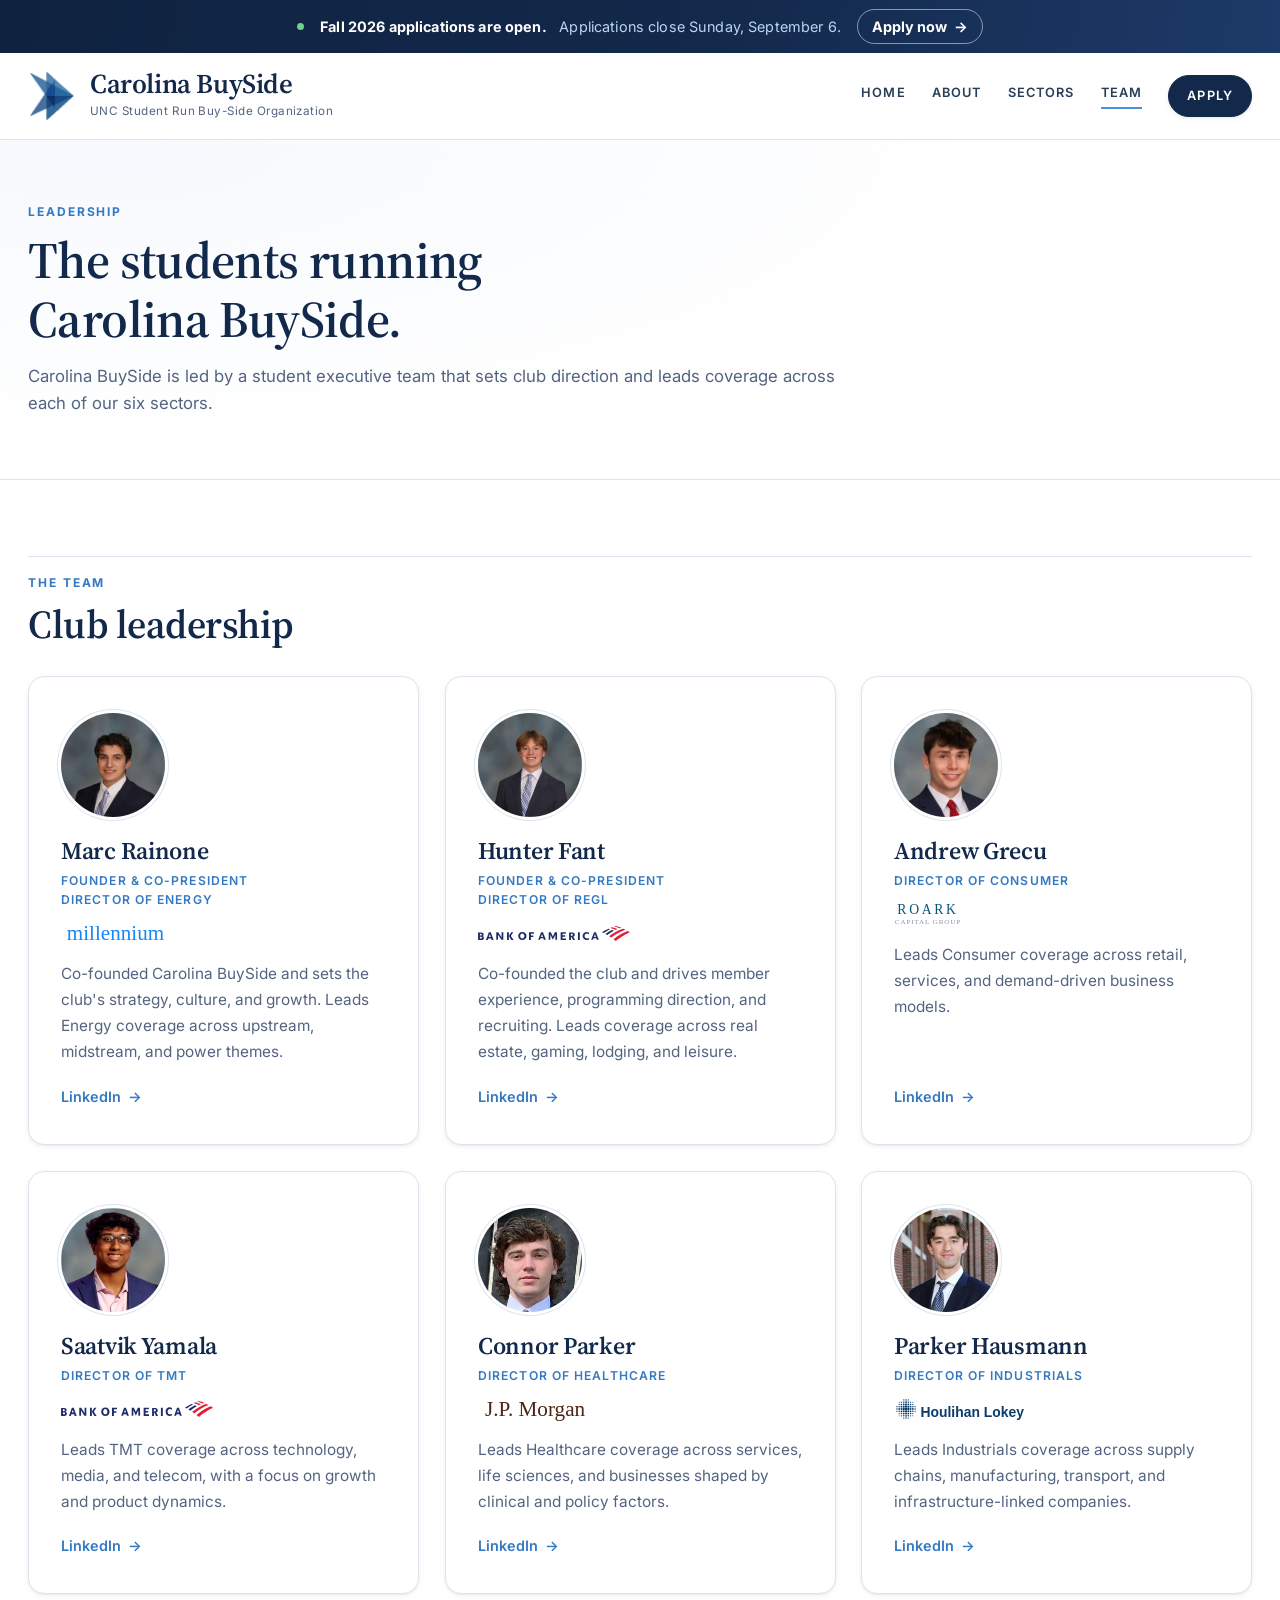
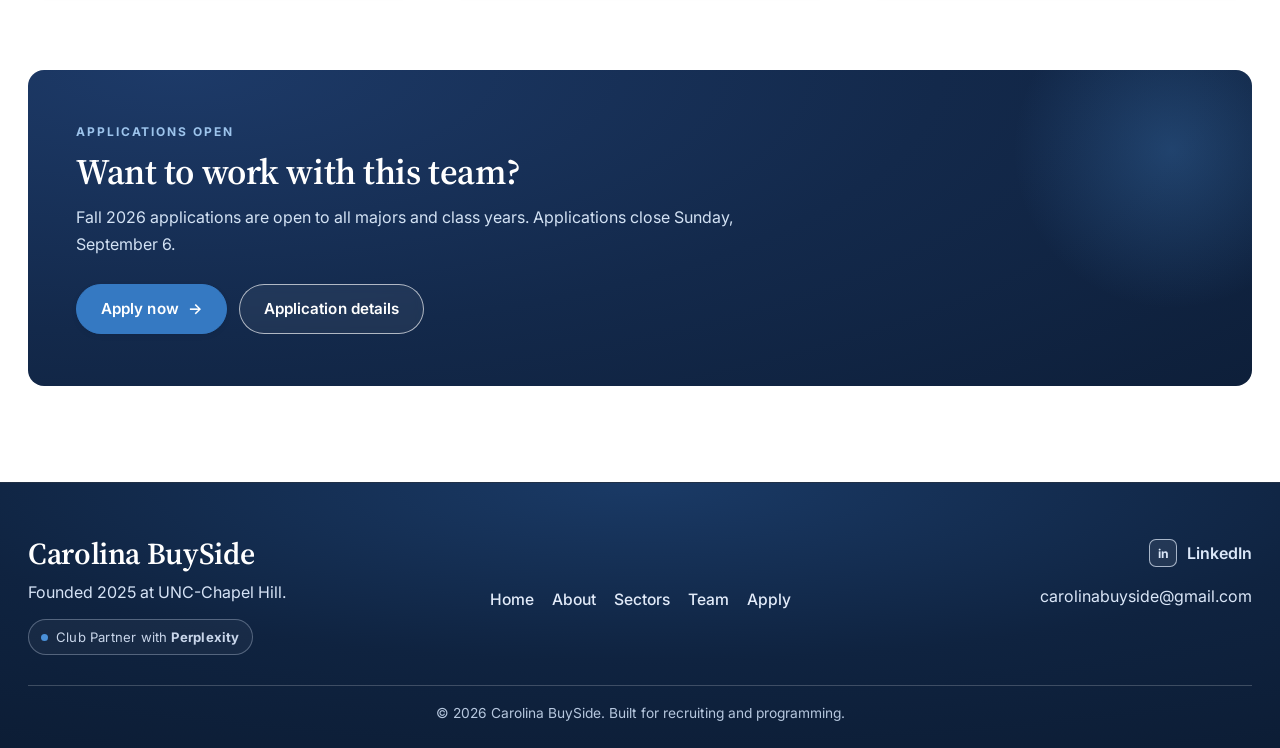
<file: team.html>
<!DOCTYPE html>
<html lang="en">
  <head>
    <meta charset="UTF-8" />
    <meta name="viewport" content="width=device-width, initial-scale=1.0" />
    <title>Carolina BuySide | Team</title>
    <meta
      name="description"
      content="The student leaders behind Carolina BuySide - founders, directors of venture capital and private equity, and the six sector heads."
    />

    <meta property="og:title" content="Team | Carolina BuySide" />
    <meta
      property="og:description"
      content="The student leaders shaping Carolina BuySide at UNC-Chapel Hill."
    />
    <meta property="og:type" content="website" />
    <meta
      property="og:url"
      content="https://carolinabuyside.github.io/carolina-buyside-website/team.html"
    />
    <meta
      property="og:image"
      content="https://carolinabuyside.github.io/carolina-buyside-website/assets/carolina-buyside-logo-final.png"
    />

    <link rel="icon" href="assets/carolina-buyside-mark.png" />
    <link rel="preconnect" href="https://fonts.googleapis.com" />
    <link rel="preconnect" href="https://fonts.gstatic.com" crossorigin />
    <link
      href="https://fonts.googleapis.com/css2?family=Inter:wght@400;500;600;700&family=Source+Serif+4:opsz,wght@8..60,400;8..60,600;8..60,700&display=swap"
      rel="stylesheet"
    />
    <link rel="stylesheet" href="assets/site.css?v=20260827m" />

    <style>
      /* ------------------------------------------------- leader grid -- */
      .leader-grid {
        display: grid;
        grid-template-columns: repeat(3, 1fr);
        gap: 26px;
      }

      .person-card {
        position: relative;
        background: var(--white);
        border: 1px solid var(--line);
        border-radius: 16px;
        padding: 36px 32px;
        display: flex;
        flex-direction: column;
        box-shadow: var(--shadow-sm);
        overflow: hidden;
        transition: transform 0.28s var(--ease), box-shadow 0.28s var(--ease),
          border-color 0.28s var(--ease);
      }

      .person-card::before {
        content: "";
        position: absolute;
        inset: 0 0 auto 0;
        height: 3px;
        background: linear-gradient(90deg, var(--accent), var(--navy-600));
        transform: scaleX(0);
        transform-origin: left;
        transition: transform 0.35s var(--ease);
      }

      .person-card:hover {
        transform: translateY(-5px);
        box-shadow: var(--shadow-md);
        border-color: var(--slate-200);
      }

      .person-card:hover::before {
        transform: scaleX(1);
      }

      .person-card img.headshot {
        width: 104px;
        height: 104px;
        border-radius: 50%;
        object-fit: cover;
        display: block;
        margin-bottom: 20px;
        box-shadow: 0 0 0 3px var(--white), 0 0 0 4px var(--line);
      }

      .person-card h3 {
        font-size: 1.5rem;
        margin-bottom: 8px;
      }

      /* One line per role - people can hold more than one */
      .person-roles {
        display: grid;
        gap: 3px;
      }

      .person-role {
        font-size: 0.76rem;
        letter-spacing: 0.09em;
        text-transform: uppercase;
        font-weight: 600;
        color: var(--accent-600);
        line-height: 1.35;
      }

      .person-bio {
        margin-top: 16px;
        color: var(--muted);
        font-size: 0.96rem;
        flex: 1;
      }

      .person-link {
        margin-top: 20px;
        display: inline-flex;
        align-items: center;
        gap: 7px;
        font-size: 0.9rem;
        color: var(--accent-600);
        font-weight: 600;
        width: fit-content;
        transition: gap 0.2s var(--ease), color 0.2s var(--ease);
      }

      .person-link::after { content: "\2192"; }

      .person-link:hover {
        gap: 11px;
        color: var(--navy);
      }

      @media (max-width: 1024px) {
        .leader-grid { grid-template-columns: 1fr 1fr; }
      }

      @media (max-width: 768px) {
        .leader-grid { grid-template-columns: 1fr; }
        .person-card { padding: 28px 24px; }
      }
    </style>
  </head>
  <body>
    <!-- Recruiting announcement: remove this <div> once applications close -->
    <div class="announce">
      <div class="container announce-inner">
        <span class="announce-dot" aria-hidden="true"></span>
        <span class="announce-text">
          <strong>Fall 2026 applications are open.</strong>
          <span class="announce-sep" aria-hidden="true">&nbsp;</span>
          <span class="announce-deadline">Applications close Sunday, September 6.</span>
        </span>
        <a class="announce-link" href="https://lnkd.in/e6Gw8-Ka" target="_blank" rel="noreferrer">
          Apply now <span class="arr" aria-hidden="true">&rarr;</span>
        </a>
      </div>
    </div>

    <header class="site-header">
      <div class="container header-inner">
        <a class="brand" href="index.html" aria-label="Carolina BuySide home">
          <img src="assets/carolina-buyside-mark.png" alt="" aria-hidden="true" />
          <div>
            <div class="brand-title">Carolina BuySide</div>
            <div class="brand-subtitle">UNC Student Run Buy-Side Organization</div>
          </div>
        </a>
        <button class="nav-toggle" type="button" aria-expanded="false" aria-label="Toggle navigation">
          <span></span>
        </button>
        <nav class="site-nav" aria-label="Primary">
          <a href="index.html">Home</a>
          <a href="about.html">About</a>
          <a href="sectors.html">Sectors</a>
          <a class="active" href="team.html">Team</a>
          <a class="join-cta" href="join.html">Apply</a>
        </nav>
      </div>
    </header>

    <!--
      ADDING A MEMBER'S FIRM
      ----------------------
      To show where someone works, add this block directly under their .person-role div:

          <div class="person-firm">
            <img src="assets/firm-logos/FILENAME.svg" alt="Firm name" />
          </div>

      Filenames are listed in assets/firm-logos/README.md. The alt text is what
      screen readers announce, so keep it the firm's real name. Cards without the
      block simply omit it, so partial data is fine.
    -->

    <main>
      <section class="page-hero">
        <div class="container">
          <div class="eyebrow">Leadership</div>
          <h1>The students running Carolina BuySide.</h1>
          <p class="lede">
            Carolina BuySide is led by a student executive team that sets club direction and leads
            coverage across each of our six sectors.
          </p>
        </div>
      </section>

      <section class="section">
        <div class="container">
          <div class="section-head" data-reveal>
            <div class="eyebrow">The Team</div>
            <h2>Club leadership</h2>
          </div>
          <div class="leader-grid">
            <article class="person-card" data-reveal>
              <img class="headshot" src="assets/headshots/marc-rainone-3b69932aa.jpg" alt="Marc Rainone" />
              <h3>Marc Rainone</h3>
              <div class="person-roles">
              <div class="person-role">Founder &amp; Co-President</div>
              <div class="person-role">Director of Energy</div>
              </div>
              <div class="person-firm">
                <img src="assets/firm-logos/millennium.svg" alt="Millennium" />
              </div>
              <p class="person-bio">Co-founded Carolina BuySide and sets the club's strategy, culture, and growth. Leads Energy coverage across upstream, midstream, and power themes.</p>
              <a class="person-link" href="https://www.linkedin.com/in/marc-rainone-3b69932aa/" target="_blank" rel="noreferrer">LinkedIn</a>
            </article>

            <article class="person-card" data-reveal data-reveal-delay="80">
              <img class="headshot" src="assets/headshots/hunter-fant.jpg" alt="Hunter Fant" />
              <h3>Hunter Fant</h3>
              <div class="person-roles">
              <div class="person-role">Founder &amp; Co-President</div>
              <div class="person-role">Director of REGL</div>
              </div>
              <div class="person-firm">
                <img src="assets/firm-logos/bank-of-america.svg" alt="Bank of America" />
              </div>
              <p class="person-bio">Co-founded the club and drives member experience, programming direction, and recruiting. Leads coverage across real estate, gaming, lodging, and leisure.</p>
              <a class="person-link" href="https://www.linkedin.com/in/hunter-fant/" target="_blank" rel="noreferrer">LinkedIn</a>
            </article>

            <article class="person-card" data-reveal data-reveal-delay="160">
              <img class="headshot" src="assets/headshots/andrew-grecu.jpg" alt="Andrew Grecu" />
              <h3>Andrew Grecu</h3>
              <div class="person-roles">
              <div class="person-role">Director of Consumer</div>
              </div>
              <div class="person-firm">
                <img src="assets/firm-logos/roark-capital.svg" alt="Roark Capital" />
              </div>
              <p class="person-bio">Leads Consumer coverage across retail, services, and demand-driven business models.</p>
              <a class="person-link" href="https://www.linkedin.com/in/andrew-grecu/" target="_blank" rel="noreferrer">LinkedIn</a>
            </article>

            <article class="person-card" data-reveal>
              <img class="headshot" src="assets/headshots/saatvik-yamala.jpg" alt="Saatvik Yamala" />
              <h3>Saatvik Yamala</h3>
              <div class="person-roles">
              <div class="person-role">Director of TMT</div>
              </div>
              <div class="person-firm">
                <img src="assets/firm-logos/bank-of-america.svg" alt="Bank of America" />
              </div>
              <p class="person-bio">Leads TMT coverage across technology, media, and telecom, with a focus on growth and product dynamics.</p>
              <a class="person-link" href="https://www.linkedin.com/in/saatvik-yamala/" target="_blank" rel="noreferrer">LinkedIn</a>
            </article>

            <article class="person-card" data-reveal data-reveal-delay="80">
              <img class="headshot" src="assets/headshots/connorrparker.jpg" alt="Connor Parker" />
              <h3>Connor Parker</h3>
              <div class="person-roles">
              <div class="person-role">Director of Healthcare</div>
              </div>
              <div class="person-firm">
                <img src="assets/firm-logos/jp-morgan.svg" alt="J.P. Morgan" />
              </div>
              <p class="person-bio">Leads Healthcare coverage across services, life sciences, and businesses shaped by clinical and policy factors.</p>
              <a class="person-link" href="https://www.linkedin.com/in/connorrparker/" target="_blank" rel="noreferrer">LinkedIn</a>
            </article>

            <article class="person-card" data-reveal data-reveal-delay="160">
              <img class="headshot" src="assets/headshots/parker-hausmann-120551272.jpg" alt="Parker Hausmann" />
              <h3>Parker Hausmann</h3>
              <div class="person-roles">
              <div class="person-role">Director of Industrials</div>
              </div>
              <div class="person-firm">
                <img src="assets/firm-logos/houlihan-lokey.svg" alt="Houlihan Lokey" />
              </div>
              <p class="person-bio">Leads Industrials coverage across supply chains, manufacturing, transport, and infrastructure-linked companies.</p>
              <a class="person-link" href="https://www.linkedin.com/in/parker-hausmann-120551272/" target="_blank" rel="noreferrer">LinkedIn</a>
            </article>
          </div>
        </div>
      </section>

      <section class="section">
        <div class="container">
          <div class="cta-band" data-reveal>
            <div class="eyebrow">Applications Open</div>
            <h2>Want to work with this team?</h2>
            <p>
              Fall 2026 applications are open to all majors and class years. Applications close
              Sunday, September 6.
            </p>
            <div class="btn-row">
              <a class="btn btn-accent" href="https://lnkd.in/e6Gw8-Ka" target="_blank" rel="noreferrer">
                Apply now <span class="arr" aria-hidden="true">&rarr;</span>
              </a>
              <a class="btn btn-outline-light" href="join.html">Application details</a>
            </div>
          </div>
        </div>
      </section>
    </main>

    <footer class="site-footer">
      <div class="container footer-top">
        <div class="footer-brand">
          <h3>Carolina BuySide</h3>
          <p class="footer-tag">Founded 2025 at UNC-Chapel Hill.</p>
          <p class="footer-subtag">
            Club Partner with
            <a href="https://www.perplexity.ai/" target="_blank" rel="noreferrer">
              <strong>&nbsp;Perplexity</strong>
            </a>
          </p>
        </div>
        <div class="footer-links footer-nav">
          <a href="index.html">Home</a>
          <a href="about.html">About</a>
          <a href="sectors.html">Sectors</a>
          <a href="team.html">Team</a>
          <a href="join.html">Apply</a>
        </div>
        <div class="footer-links footer-contact">
          <a
            class="linkedin-link"
            href="https://www.linkedin.com/company/carolinabuyside/"
            target="_blank"
            rel="noreferrer"
          >
            <span class="linkedin-icon">in</span>
            LinkedIn
          </a>
          <a href="mailto:carolinabuyside@gmail.com">carolinabuyside@gmail.com</a>
        </div>
      </div>
      <div class="container footer-bottom">
        <div>&copy; 2026 Carolina BuySide. Built for recruiting and programming.</div>
      </div>
    </footer>

    <script src="assets/site.js?v=20260827m"></script>
  </body>
</html>
</file>
<file: assets/site.css>
/* ==========================================================================
   Carolina BuySide - shared site styles
   Base shell (tokens, type, header, nav, buttons, footer, marquee, motion)
   used by every page. Page-specific layout stays in each page's <style> block.
   ========================================================================== */

/* --------------------------------------------------------------- tokens -- */
:root {
  /* Core navy scale */
  --navy-900: #0a1729;
  --navy-800: #0f2340;
  --navy: #13294b;
  --navy-600: #1d3a68;
  --navy-500: #2b4f85;

  /* Accent */
  --accent: #4a90d9;
  --accent-600: #3579c2;
  --accent-soft: #eaf2fb;

  /* Neutrals */
  --white: #ffffff;
  --slate: #f2f5f9;
  --slate-200: #e6ecf4;
  --text: #16233a;
  --muted: #536480;
  --line: #dde4ee;
  --line-soft: #e9eef5;

  /* Elevation */
  --shadow-sm: 0 1px 2px rgba(15, 35, 64, 0.06), 0 2px 6px rgba(15, 35, 64, 0.05);
  --shadow-md: 0 4px 12px rgba(15, 35, 64, 0.08), 0 12px 28px rgba(15, 35, 64, 0.07);
  --shadow-lg: 0 10px 24px rgba(15, 35, 64, 0.1), 0 26px 56px rgba(15, 35, 64, 0.1);

  /* Type */
  --font-serif: "Source Serif 4", Georgia, "Times New Roman", serif;
  --font-sans: "Inter", "Helvetica Neue", Arial, sans-serif;

  /* Rhythm */
  --gutter: 56px;
  --maxw: 1280px;
  --ease: cubic-bezier(0.22, 0.61, 0.36, 1);
}

*,
*::before,
*::after {
  box-sizing: border-box;
}

html {
  scroll-behavior: smooth;
  -webkit-text-size-adjust: 100%;
}

body {
  margin: 0;
  color: var(--text);
  font-family: var(--font-sans);
  font-size: 1rem;
  line-height: 1.6;
  background: var(--white);
  -webkit-font-smoothing: antialiased;
  -moz-osx-font-smoothing: grayscale;
}

h1,
h2,
h3,
h4 {
  margin: 0;
  font-family: var(--font-serif);
  color: var(--navy);
  font-weight: 600;
  line-height: 1.15;
  letter-spacing: -0.012em;
}

p {
  margin: 0;
  line-height: 1.68;
}

a {
  color: inherit;
  text-decoration: none;
}

img {
  max-width: 100%;
}

::selection {
  background: var(--navy);
  color: var(--white);
}

/* Visible, consistent keyboard focus */
a:focus-visible,
button:focus-visible {
  outline: 2px solid var(--accent);
  outline-offset: 3px;
  border-radius: 3px;
}

.container {
  width: min(var(--maxw), calc(100% - var(--gutter)));
  margin: 0 auto;
}

.eyebrow {
  font-size: 0.75rem;
  letter-spacing: 0.16em;
  text-transform: uppercase;
  font-weight: 700;
  color: var(--accent-600);
}

/* ----------------------------------------------------- announcement bar -- */
.announce {
  position: relative;
  z-index: 20;
  background: linear-gradient(100deg, var(--navy-800) 0%, var(--navy) 55%, var(--navy-600) 100%);
  color: var(--white);
  font-size: 0.9rem;
}

.announce-inner {
  min-height: 46px;
  display: flex;
  align-items: center;
  justify-content: center;
  gap: 16px;
  flex-wrap: wrap;
  padding: 9px 0;
  text-align: center;
}

.announce-dot {
  width: 7px;
  height: 7px;
  border-radius: 50%;
  background: #6fd18a;
  box-shadow: 0 0 0 0 rgba(111, 209, 138, 0.7);
  animation: pulse 2.4s ease-out infinite;
  flex: none;
}

@keyframes pulse {
  0% { box-shadow: 0 0 0 0 rgba(111, 209, 138, 0.65); }
  70% { box-shadow: 0 0 0 9px rgba(111, 209, 138, 0); }
  100% { box-shadow: 0 0 0 0 rgba(111, 209, 138, 0); }
}

.announce-text {
  letter-spacing: 0.01em;
}

.announce-text strong {
  font-weight: 700;
}

.announce-deadline {
  color: #bcd6f2;
}

.announce-link {
  display: inline-flex;
  align-items: center;
  gap: 7px;
  font-weight: 700;
  padding: 5px 14px;
  border: 1px solid rgba(255, 255, 255, 0.5);
  border-radius: 999px;
  transition: background 0.2s var(--ease), border-color 0.2s var(--ease), transform 0.2s var(--ease);
  white-space: nowrap;
}

.announce-link:hover {
  background: var(--white);
  border-color: var(--white);
  color: var(--navy);
  transform: translateY(-1px);
}

.announce-link .arr {
  transition: transform 0.2s var(--ease);
}

.announce-link:hover .arr {
  transform: translateX(3px);
}

/* ----------------------------------------------------------- site header -- */
.site-header {
  border-bottom: 1px solid var(--line);
  background: rgba(255, 255, 255, 0.88);
  backdrop-filter: saturate(180%) blur(12px);
  -webkit-backdrop-filter: saturate(180%) blur(12px);
  position: sticky;
  top: 0;
  z-index: 15;
}

.header-inner {
  min-height: 86px;
  display: flex;
  align-items: center;
  justify-content: space-between;
  gap: 24px;
}

.brand {
  display: flex;
  align-items: center;
  gap: 14px;
}

.brand img {
  /* Transparent arrow mark, optically matched to the two-line text block beside
     it. `contain` (not `cover`) so the mark is never cropped. */
  width: 48px;
  height: 48px;
  object-fit: contain;
  transition: transform 0.3s var(--ease);
}

.brand:hover img {
  transform: scale(1.05);
}

.brand-title {
  font-family: var(--font-serif);
  font-size: 1.7rem;
  line-height: 0.98;
  font-weight: 600;
  color: var(--navy);
  letter-spacing: -0.015em;
}

.brand-subtitle {
  margin-top: 4px;
  font-size: 0.73rem;
  letter-spacing: 0.04em;
  color: var(--muted);
}

.site-nav {
  display: flex;
  align-items: center;
  gap: 26px;
  font-size: 0.8rem;
  text-transform: uppercase;
  letter-spacing: 0.09em;
  font-weight: 600;
}

.site-nav a {
  position: relative;
  padding-bottom: 5px;
  color: #2a3d57;
  transition: color 0.2s var(--ease);
}

.site-nav a:not(.join-cta)::after {
  content: "";
  position: absolute;
  left: 0;
  bottom: 0;
  width: 100%;
  height: 2px;
  background: var(--accent);
  transform: scaleX(0);
  transform-origin: left;
  transition: transform 0.25s var(--ease);
}

.site-nav a:not(.join-cta):hover::after,
.site-nav a:not(.join-cta).active::after {
  transform: scaleX(1);
}

.site-nav a:hover {
  color: var(--navy);
}

.site-nav .join-cta {
  border: 1px solid var(--navy);
  background: var(--navy);
  color: var(--white);
  padding: 10px 18px;
  border-radius: 999px;
  box-shadow: var(--shadow-sm);
  transition: background 0.2s var(--ease), border-color 0.2s var(--ease),
    transform 0.2s var(--ease), box-shadow 0.2s var(--ease);
}

.site-nav .join-cta:hover,
.site-nav .join-cta.active {
  border-color: var(--accent-600);
  background: var(--accent-600);
  transform: translateY(-1px);
  box-shadow: var(--shadow-md);
}

/* Mobile nav toggle (hidden on desktop) */
.nav-toggle {
  display: none;
  align-items: center;
  justify-content: center;
  width: 44px;
  height: 44px;
  border: 1px solid var(--line);
  border-radius: 8px;
  background: var(--white);
  cursor: pointer;
  padding: 0;
}

.nav-toggle span {
  position: relative;
  display: block;
  width: 20px;
  height: 2px;
  background: var(--navy);
  transition: background 0.2s var(--ease);
}

.nav-toggle span::before,
.nav-toggle span::after {
  content: "";
  position: absolute;
  left: 0;
  width: 20px;
  height: 2px;
  background: var(--navy);
  transition: transform 0.25s var(--ease);
}

.nav-toggle span::before { top: -6px; }
.nav-toggle span::after { top: 6px; }

.nav-toggle[aria-expanded="true"] span { background: transparent; }
.nav-toggle[aria-expanded="true"] span::before { transform: translateY(6px) rotate(45deg); }
.nav-toggle[aria-expanded="true"] span::after { transform: translateY(-6px) rotate(-45deg); }

/* ------------------------------------------------------------- sections -- */
main {
  padding: 0;
}

.section {
  padding: 76px 0 0;
}

.section-head {
  border-top: 1px solid var(--line);
  padding-top: 16px;
  margin-bottom: 28px;
}

.section-head h2 {
  margin-top: 10px;
  font-size: clamp(1.75rem, 3.1vw, 2.7rem);
  max-width: 24ch;
}

.section-head p {
  margin-top: 12px;
  color: var(--muted);
  max-width: 68ch;
}

.page-hero {
  border-bottom: 1px solid var(--line);
  padding: 62px 0;
  background:
    radial-gradient(120% 150% at 8% 0%, #f6f9fd 0%, rgba(246, 249, 253, 0) 62%),
    var(--white);
}

.page-hero h1 {
  margin-top: 10px;
  font-size: clamp(2rem, 4vw, 3.3rem);
  max-width: 20ch;
}

.page-hero p {
  margin-top: 14px;
  max-width: 74ch;
  color: var(--muted);
  font-size: 1.05rem;
}

/* --------------------------------------------------------------- layout -- */
.two-col {
  display: grid;
  grid-template-columns: 1fr 1fr;
  gap: 30px;
  align-items: start;
}

.cards-3 {
  display: grid;
  grid-template-columns: repeat(3, 1fr);
  gap: 22px;
}

/* --------------------------------------------------------------- buttons -- */
.btn-row {
  margin-top: 26px;
  display: flex;
  gap: 12px;
  flex-wrap: wrap;
}

.btn {
  display: inline-flex;
  align-items: center;
  justify-content: center;
  gap: 9px;
  min-height: 50px;
  padding: 0 24px;
  border: 1px solid transparent;
  border-radius: 999px;
  font-family: var(--font-sans);
  font-weight: 600;
  font-size: 0.95rem;
  letter-spacing: 0.005em;
  cursor: pointer;
  transition: transform 0.2s var(--ease), box-shadow 0.2s var(--ease),
    background 0.2s var(--ease), border-color 0.2s var(--ease), color 0.2s var(--ease);
}

.btn .arr {
  transition: transform 0.2s var(--ease);
}

.btn:hover .arr {
  transform: translateX(3px);
}

.btn-primary {
  background: var(--navy);
  border-color: var(--navy);
  color: var(--white);
  box-shadow: var(--shadow-sm);
}

.btn-primary:hover {
  background: var(--navy-600);
  border-color: var(--navy-600);
  transform: translateY(-2px);
  box-shadow: var(--shadow-md);
}

.btn-accent {
  background: var(--accent-600);
  border-color: var(--accent-600);
  color: var(--white);
  box-shadow: var(--shadow-sm);
}

.btn-accent:hover {
  background: #2e6cb0;
  border-color: #2e6cb0;
  transform: translateY(-2px);
  box-shadow: var(--shadow-md);
}

.btn-outline {
  border-color: var(--navy);
  color: var(--navy);
  background: transparent;
}

.btn-outline:hover {
  background: var(--navy);
  color: var(--white);
  transform: translateY(-2px);
  box-shadow: var(--shadow-md);
}

.btn-outline-light {
  border-color: rgba(255, 255, 255, 0.65);
  color: var(--white);
  background: rgba(255, 255, 255, 0.06);
  backdrop-filter: blur(4px);
}

.btn-outline-light:hover {
  background: var(--white);
  color: var(--navy);
  border-color: var(--white);
  transform: translateY(-2px);
  box-shadow: var(--shadow-md);
}

/* ---------------------------------------------------------- shared cards -- */
.prog-card {
  background: var(--white);
  border: 1px solid var(--line);
  border-radius: 12px;
  padding: 26px 24px;
  box-shadow: var(--shadow-sm);
  transition: transform 0.28s var(--ease), box-shadow 0.28s var(--ease),
    border-color 0.28s var(--ease);
}

.prog-card:hover {
  transform: translateY(-4px);
  box-shadow: var(--shadow-md);
  border-color: var(--slate-200);
}

.prog-card h3 {
  font-size: 1.24rem;
  margin-bottom: 10px;
}

.prog-card p {
  color: var(--muted);
  font-size: 0.97rem;
}

.prog-card .icon {
  font-size: 1.4rem;
  margin-bottom: 10px;
}

.text-block h2 {
  font-size: clamp(1.6rem, 2.6vw, 2.4rem);
  margin-bottom: 14px;
}

.text-block h3 {
  font-size: 1.2rem;
  margin-bottom: 8px;
}

.img-placeholder {
  position: relative;
  border: 1px dashed var(--line);
  border-radius: 12px;
  background: var(--slate);
  min-height: 220px;
}

.img-placeholder::before {
  content: "Image";
  position: absolute;
  inset: 0;
  display: grid;
  place-items: center;
  color: var(--muted);
  font-size: 0.85rem;
  letter-spacing: 0.1em;
  text-transform: uppercase;
}

/* ------------------------------------------------- placements / marquee -- */
.placements {
  padding: 74px 0 0;
}

.placements-head {
  text-align: center;
  margin-bottom: 34px;
}

.placements-head h2 {
  margin-top: 10px;
  font-size: clamp(1.6rem, 2.7vw, 2.35rem);
}

.placements-head p {
  margin: 12px auto 0;
  max-width: 60ch;
  color: var(--muted);
}

.marquee {
  position: relative;
  overflow: hidden;
  padding: 10px 0;
  /* Fade the strip out at both edges so items enter and leave softly */
  -webkit-mask-image: linear-gradient(
    90deg, transparent 0, #000 9%, #000 91%, transparent 100%
  );
  mask-image: linear-gradient(
    90deg, transparent 0, #000 9%, #000 91%, transparent 100%
  );
}

.marquee-track {
  display: flex;
  align-items: center;
  gap: 0;
  width: max-content;
  animation: marquee-scroll 46s linear infinite;
}

@keyframes marquee-scroll {
  from { transform: translateX(0); }
  /* Track holds exactly two copies of the list, so -50% is a seamless loop */
  to { transform: translateX(-50%); }
}

.firm {
  display: inline-flex;
  align-items: center;
  justify-content: center;
  padding: 0 30px;
  flex: none;
}

.firm-word {
  font-family: var(--font-serif);
  font-size: 1.32rem;
  font-weight: 600;
  letter-spacing: 0.005em;
  color: var(--navy);
  opacity: 0.55;
  white-space: nowrap;
  transition: opacity 0.25s var(--ease), color 0.25s var(--ease);
}

.firm:hover .firm-word {
  opacity: 1;
  color: var(--navy-600);
}

/* Logo images: hidden until a real file loads (see assets/firm-logos/README) */
.firm-logo {
  display: none;
  /* Source files vary a lot in aspect ratio, so cap both axes and let
     object-fit letterbox them to a consistent optical size */
  height: 34px;
  width: auto;
  max-width: 170px;
  object-fit: contain;
  /* Shown in full brand colour at all times - no grayscale, no hover state */
  opacity: 1;
}

.firm.has-logo .firm-logo {
  display: block;
}

.firm.has-logo .firm-word {
  display: none;
}

.firm-sep {
  width: 4px;
  height: 4px;
  border-radius: 50%;
  background: var(--navy);
  opacity: 0.2;
  flex: none;
}

.placements-note {
  margin-top: 26px;
  text-align: center;
  font-size: 0.86rem;
  color: var(--muted);
}

/* --------------------------------------------------------------- footer -- */
.site-footer {
  margin-top: 96px;
  background: radial-gradient(120% 140% at 50% 0%, #1a3a66 0%, #0f2340 48%, #0b1a30 100%);
  color: var(--white);
  border-top: 1px solid rgba(255, 255, 255, 0.08);
}

.footer-top {
  padding: 54px 0 30px;
  display: grid;
  grid-template-columns: 1fr auto 1fr;
  gap: 36px;
  align-items: start;
}

.footer-top h3 {
  color: var(--white);
  font-size: 1.9rem;
  margin-bottom: 8px;
}

.footer-tag {
  color: #d6e3f6;
  max-width: 34ch;
  line-height: 1.55;
  font-size: 1rem;
}

.footer-brand {
  max-width: 430px;
}

.footer-links {
  display: grid;
  gap: 12px;
  align-content: start;
}

.footer-links a {
  color: #dbe7f8;
  padding: 2px 0;
  border-bottom: 1px solid transparent;
  width: fit-content;
  transition: color 0.2s var(--ease), border-color 0.2s var(--ease);
}

.footer-links a:hover {
  color: var(--white);
  border-color: rgba(219, 231, 248, 0.65);
}

.footer-nav {
  display: flex;
  justify-content: center;
  align-items: center;
  gap: 18px;
  flex-wrap: wrap;
  align-self: center;
  margin-top: 6px;
  justify-self: center;
  min-width: max-content;
}

.footer-nav a {
  font-weight: 500;
  font-size: 0.98rem;
  color: #e2ebf9;
  border: none;
  padding: 4px 0;
  position: relative;
}

.footer-nav a:hover {
  color: var(--white);
}

.footer-nav a::after {
  content: "";
  position: absolute;
  left: 0;
  bottom: -2px;
  width: 100%;
  height: 1px;
  background: rgba(226, 235, 249, 0.6);
  transform: scaleX(0);
  transform-origin: left;
  transition: transform 0.2s var(--ease);
}

.footer-nav a:hover::after {
  transform: scaleX(1);
}

.footer-contact {
  justify-items: end;
}

.linkedin-link {
  display: inline-flex;
  align-items: center;
  gap: 10px;
  color: #e2ebf9;
  font-weight: 600;
}

.linkedin-icon {
  width: 28px;
  height: 28px;
  border: 1px solid rgba(226, 235, 249, 0.7);
  border-radius: 7px;
  background: rgba(255, 255, 255, 0.08);
  display: inline-flex;
  align-items: center;
  justify-content: center;
  font-size: 0.76rem;
  font-weight: 700;
  transition: background 0.2s var(--ease);
}

.linkedin-link:hover .linkedin-icon {
  background: rgba(255, 255, 255, 0.18);
}

.footer-bottom {
  border-top: 1px solid rgba(255, 255, 255, 0.2);
  padding: 16px 0 24px;
  font-size: 0.86rem;
  color: #b6c7de;
  text-align: center;
}

.footer-subtag {
  margin-top: 14px;
  color: #c9d6ea;
  font-size: 0.82rem;
  letter-spacing: 0.015em;
  display: inline-flex;
  align-items: center;
  padding: 6px 12px;
  border: 1px solid rgba(201, 214, 234, 0.34);
  border-radius: 999px;
  background: rgba(255, 255, 255, 0.04);
}

.footer-subtag::before {
  content: "";
  display: inline-block;
  width: 7px;
  height: 7px;
  margin-right: 8px;
  border-radius: 50%;
  background: var(--accent);
}

/* --------------------------------------------------------------- motion -- */
[data-reveal] {
  opacity: 0;
  transform: translateY(18px);
  transition: opacity 0.7s var(--ease), transform 0.7s var(--ease);
  will-change: opacity, transform;
}

[data-reveal].is-visible {
  opacity: 1;
  transform: none;
}

@media (prefers-reduced-motion: reduce) {
  html { scroll-behavior: auto; }

  *,
  *::before,
  *::after {
    animation-duration: 0.001ms !important;
    animation-iteration-count: 1 !important;
    transition-duration: 0.001ms !important;
  }

  [data-reveal] {
    opacity: 1;
    transform: none;
  }

  /* Stop the strip and let it wrap so nothing is unreachable */
  .marquee-track {
    animation: none;
    flex-wrap: wrap;
    justify-content: center;
    width: 100%;
    gap: 6px 0;
  }
}

/* ------------------------------------------------------------ responsive -- */
@media (max-width: 900px) {
  :root { --gutter: 32px; }

  .cards-3 { grid-template-columns: 1fr 1fr; }
}

@media (max-width: 768px) {
  :root { --gutter: 28px; }

  .header-inner {
    min-height: 72px;
    padding: 12px 0;
    flex-wrap: wrap;
    gap: 12px;
  }

  /* Keep the brand and the toggle on one row; the nav wraps below it.
     The max-width reserves space for the 44px toggle + gap at any width. */
  .brand {
    flex: 1 1 auto;
    min-width: 0;
    max-width: calc(100% - 58px);
    gap: 10px;
  }

  .brand > div { min-width: 0; }

  .brand-title,
  .brand-subtitle {
    white-space: nowrap;
    overflow: hidden;
    text-overflow: ellipsis;
  }

  .nav-toggle {
    display: inline-flex;
    flex: none;
  }

  .site-nav {
    display: none;
    order: 3;
    width: 100%;
    flex-direction: column;
    align-items: flex-start;
    gap: 4px;
    padding: 10px 0 14px;
    border-top: 1px solid var(--line);
    margin-top: 10px;
  }

  .site-nav.is-open { display: flex; }

  .site-nav a {
    width: 100%;
    padding: 11px 0;
    font-size: 0.86rem;
  }

  .site-nav .join-cta {
    margin-top: 8px;
    width: 100%;
    text-align: center;
    justify-content: center;
    display: inline-flex;
  }

  .brand img { width: 42px; height: 42px; }
  .brand-title { font-size: 1.4rem; }
  .brand-subtitle { font-size: 0.68rem; }

  .section { padding: 54px 0 0; }
  .page-hero { padding: 44px 0; }

  .cards-3,
  .two-col,
  .footer-top {
    grid-template-columns: 1fr;
  }

  .footer-top {
    text-align: center;
    gap: 24px;
  }

  .footer-brand { margin: 0 auto; }
  .footer-nav { justify-content: center; }
  .footer-contact { justify-items: center; }

  .announce-inner {
    gap: 10px;
    font-size: 0.84rem;
  }

  .firm { padding: 0 20px; }
  .firm-word { font-size: 1.1rem; }
  .placements { padding: 54px 0 0; }
}

@media (max-width: 560px) {
  .announce-text .announce-sep { display: none; }
  .announce-deadline { display: block; width: 100%; }
}

/* ==========================================================================
   Shared page components (about / sectors / team)
   ========================================================================== */

.lede {
  margin-top: 16px;
  max-width: 68ch;
  font-size: 1.14rem;
  line-height: 1.62;
  color: var(--muted);
}

.section-head.center {
  text-align: center;
  border-top: none;
  padding-top: 0;
}

.section-head.center h2 {
  margin-left: auto;
  margin-right: auto;
}

.section-head.center p {
  margin-left: auto;
  margin-right: auto;
}

/* ----------------------------------------------------------- stat band -- */
.stat-band {
  display: grid;
  grid-template-columns: repeat(4, 1fr);
  gap: 1px;
  background: var(--line);
  border: 1px solid var(--line);
  border-radius: 14px;
  overflow: hidden;
  margin-top: 44px;
}

.stat {
  background: var(--white);
  padding: 30px 24px;
  text-align: center;
  transition: background 0.28s var(--ease);
}

.stat:hover {
  background: var(--accent-soft);
}

.stat-num {
  font-family: var(--font-serif);
  font-size: clamp(2.1rem, 3.6vw, 2.9rem);
  font-weight: 700;
  color: var(--navy);
  line-height: 1;
}

.stat-label {
  margin-top: 10px;
  font-size: 0.83rem;
  letter-spacing: 0.09em;
  text-transform: uppercase;
  font-weight: 600;
  color: var(--muted);
}

/* --------------------------------------------------------------- split -- */
.split {
  display: grid;
  grid-template-columns: 0.85fr 1.15fr;
  gap: 44px;
  align-items: start;
}

.split-sticky {
  position: sticky;
  top: 130px;
}

/* --------------------------------------------------------------- steps -- */
.steps {
  display: grid;
  grid-template-columns: repeat(3, 1fr);
  gap: 22px;
  counter-reset: stepnum;
}

.step {
  position: relative;
  padding: 30px 26px 26px;
  border: 1px solid var(--line);
  border-radius: 12px;
  background: var(--white);
  box-shadow: var(--shadow-sm);
  transition: transform 0.28s var(--ease), box-shadow 0.28s var(--ease);
}

.step:hover {
  transform: translateY(-4px);
  box-shadow: var(--shadow-md);
}

.step::before {
  counter-increment: stepnum;
  content: counter(stepnum, decimal-leading-zero);
  font-family: var(--font-serif);
  font-size: 0.8rem;
  font-weight: 700;
  letter-spacing: 0.16em;
  color: var(--accent-600);
  display: block;
  margin-bottom: 12px;
}

.step h3 {
  font-size: 1.2rem;
  margin-bottom: 9px;
}

.step p {
  color: var(--muted);
  font-size: 0.96rem;
}

/* ---------------------------------------------------------- quote band -- */
.quote-band {
  margin-top: 80px;
  background:
    linear-gradient(rgba(10, 23, 41, 0.82), rgba(19, 41, 75, 0.88)),
    url("photos/home-hero-cover.jpeg") center/cover no-repeat;
  padding: 82px 0;
}

.quote-inner {
  max-width: 60ch;
  margin: 0 auto;
  text-align: center;
}

.quote-inner blockquote {
  margin: 0;
  font-family: var(--font-serif);
  font-size: clamp(1.4rem, 2.7vw, 2.05rem);
  line-height: 1.4;
  color: var(--white);
}

.quote-inner .attr {
  margin-top: 18px;
  font-size: 0.88rem;
  letter-spacing: 0.08em;
  text-transform: uppercase;
  color: #9dc4ec;
  font-weight: 600;
}

/* ------------------------------------------------------------- cta band -- */
.cta-band {
  position: relative;
  border-radius: 16px;
  background: radial-gradient(120% 160% at 12% 0%, #1d3a68 0%, #13294b 52%, #0d1e38 100%);
  color: var(--white);
  padding: 52px 48px;
  overflow: hidden;
}

.cta-band::after {
  content: "";
  position: absolute;
  right: -80px;
  top: -80px;
  width: 320px;
  height: 320px;
  border-radius: 50%;
  background: radial-gradient(circle, rgba(74, 144, 217, 0.28) 0%, rgba(74, 144, 217, 0) 70%);
}

.cta-band > * {
  position: relative;
  z-index: 1;
}

.cta-band .eyebrow {
  color: #9dc4ec;
}

.cta-band h2 {
  color: var(--white);
  font-size: clamp(1.7rem, 2.8vw, 2.5rem);
  margin: 10px 0 12px;
  max-width: 26ch;
}

.cta-band p {
  color: #d3e2f4;
  max-width: 68ch;
}

/* --------------------------------------------------- person firm line -- */
/* Logo sits bare on the card - no chip, no border. The marks carry their own
   colour and read better without a container competing with them. */
.person-firm {
  display: flex;
  align-items: center;
  margin-top: 13px;
}

.person-firm img {
  height: 24px;
  width: auto;
  max-width: 152px;
  object-fit: contain;
  display: block;
}

/* -------------------------------------------- responsive for the above -- */
@media (max-width: 900px) {
  .stat-band { grid-template-columns: 1fr 1fr; }
  .steps { grid-template-columns: 1fr; }
  .split { grid-template-columns: 1fr; gap: 28px; }
  .split-sticky { position: static; }
}

@media (max-width: 768px) {
  .stat { padding: 22px 16px; }
  .quote-band { margin-top: 54px; padding: 58px 0; }
  .cta-band { padding: 36px 26px; }
  .lede { font-size: 1.05rem; }
}

/* ==========================================================================
   Editorial components (principles, FAQ, anatomy flow, partner)
   ========================================================================== */

/* ---------------------------------------------------------- principles -- */
.principles-band {
  margin-top: 78px;
  background: radial-gradient(120% 150% at 15% 0%, #1d3a68 0%, #13294b 55%, #0c1c34 100%);
  color: var(--white);
  padding: 74px 0;
}

.principles-band .eyebrow {
  color: #9dc4ec;
}

.principles-band h2 {
  color: var(--white);
  margin-top: 10px;
  font-size: clamp(1.7rem, 2.8vw, 2.4rem);
  max-width: 22ch;
}

.principles {
  display: grid;
  grid-template-columns: repeat(3, 1fr);
  gap: 0;
  margin-top: 40px;
}

.principle {
  padding: 4px 30px 4px 0;
  border-left: 1px solid rgba(255, 255, 255, 0.16);
  padding-left: 26px;
}

.principle:first-child {
  border-left: none;
  padding-left: 0;
}

.principle-num {
  font-family: var(--font-serif);
  font-size: 0.78rem;
  font-weight: 700;
  letter-spacing: 0.18em;
  color: #7fb0e0;
  margin-bottom: 12px;
}

.principle h3 {
  color: var(--white);
  font-size: 1.24rem;
  margin-bottom: 10px;
}

.principle p {
  color: #cadcf0;
  font-size: 0.96rem;
}

/* ----------------------------------------------------------------- FAQ -- */
.faq {
  display: grid;
  gap: 12px;
  max-width: 900px;
}

.faq details {
  border: 1px solid var(--line);
  border-radius: 12px;
  background: var(--white);
  box-shadow: var(--shadow-sm);
  transition: border-color 0.24s var(--ease), box-shadow 0.24s var(--ease);
}

.faq details[open] {
  border-color: var(--accent);
  box-shadow: var(--shadow-md);
}

.faq summary {
  cursor: pointer;
  list-style: none;
  padding: 20px 56px 20px 24px;
  position: relative;
  font-family: var(--font-serif);
  font-size: 1.12rem;
  font-weight: 600;
  color: var(--navy);
}

.faq summary::-webkit-details-marker {
  display: none;
}

.faq summary::after {
  content: "";
  position: absolute;
  right: 24px;
  top: 50%;
  width: 10px;
  height: 10px;
  margin-top: -6px;
  border-right: 2px solid var(--accent-600);
  border-bottom: 2px solid var(--accent-600);
  transform: rotate(45deg);
  transition: transform 0.25s var(--ease);
}

.faq details[open] summary::after {
  transform: rotate(-135deg);
  margin-top: -2px;
}

.faq summary:hover {
  color: var(--accent-600);
}

.faq .faq-body {
  padding: 0 24px 22px;
  color: var(--muted);
  font-size: 0.98rem;
  max-width: 76ch;
}

/* --------------------------------------------------------- anatomy flow -- */
.anatomy {
  display: grid;
  gap: 0;
  border: 1px solid var(--line);
  border-radius: 14px;
  overflow: hidden;
  background: var(--white);
  box-shadow: var(--shadow-sm);
}

.anatomy-row {
  display: grid;
  grid-template-columns: 92px 1fr;
  gap: 24px;
  padding: 26px 30px;
  border-top: 1px solid var(--line);
  transition: background 0.24s var(--ease);
}

.anatomy-row:first-child {
  border-top: none;
}

.anatomy-row:hover {
  background: var(--accent-soft);
}

.anatomy-step {
  font-family: var(--font-serif);
  font-size: 0.76rem;
  font-weight: 700;
  letter-spacing: 0.16em;
  color: var(--accent-600);
  padding-top: 4px;
}

.anatomy-row h3 {
  font-size: 1.16rem;
  margin-bottom: 8px;
}

.anatomy-row p {
  color: var(--muted);
  font-size: 0.96rem;
  max-width: 72ch;
}

/* ------------------------------------------------------------- partner -- */
.partner-card {
  display: grid;
  grid-template-columns: auto 1fr;
  gap: 28px;
  align-items: center;
  border: 1px solid var(--line);
  border-radius: 14px;
  background: linear-gradient(160deg, var(--slate) 0%, #fbfdff 100%);
  padding: 34px 34px;
}

.partner-mark {
  display: grid;
  place-items: center;
  width: 74px;
  height: 74px;
  border-radius: 16px;
  background: var(--white);
  border: 1px solid var(--line);
  font-family: var(--font-serif);
  font-size: 1.9rem;
  font-weight: 700;
  color: var(--navy);
  flex: none;
}

.partner-card h3 {
  font-size: 1.36rem;
  margin-bottom: 8px;
}

.partner-card p {
  color: var(--muted);
  max-width: 74ch;
}

@media (max-width: 900px) {
  .principles { grid-template-columns: 1fr; gap: 26px; }
  .principle {
    border-left: none;
    padding-left: 0;
    border-top: 1px solid rgba(255, 255, 255, 0.16);
    padding-top: 22px;
  }
  .principle:first-child { border-top: none; padding-top: 0; }
  .anatomy-row { grid-template-columns: 1fr; gap: 8px; padding: 22px 24px; }
}

@media (max-width: 768px) {
  .principles-band { margin-top: 54px; padding: 54px 0; }
  .partner-card { grid-template-columns: 1fr; gap: 20px; padding: 26px 24px; }
}
</file>
